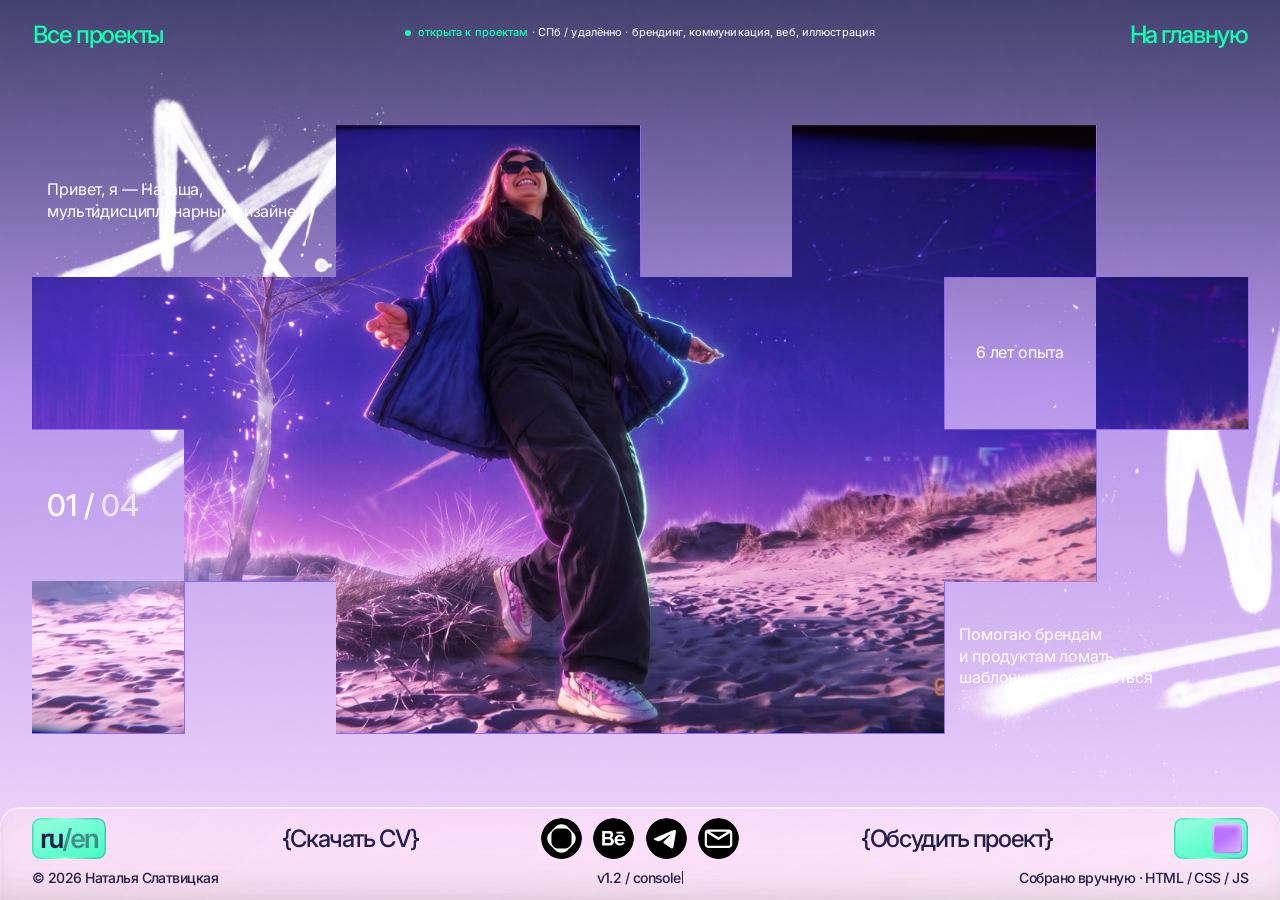
<file: about.html>
<!DOCTYPE html>
<html lang="ru" data-theme="light" class="is-about">
<head>
<meta charset="utf-8">
<meta name="viewport" content="width=device-width, initial-scale=1, viewport-fit=cover">
<title>Наталья Слатвицкая — графический и мультидисциплинарный дизайнер</title>
<meta name="description" content="Портфолио дизайнера Натальи Слатвицкой (6 лет опыта). Создаю брендинг, веб-дизайн, презентации, векторную графику и иллюстрации для бизнеса и продуктов.">
<meta name="theme-color" content="#B98FEB">
<link rel="icon" href="assets/img/favicon.ico" sizes="any">
<link rel="icon" type="image/png" sizes="256x256" href="assets/img/favicon.png">
<link rel="preconnect" href="https://fonts.googleapis.com">
<link rel="preconnect" href="https://fonts.gstatic.com" crossorigin>
<link rel="preload" as="style" href="https://fonts.googleapis.com/css2?family=Inter:wght@400;500&family=JetBrains+Mono:wght@400;500&family=Silkscreen:wght@400;700&display=swap" onload="this.onload=null;this.rel='stylesheet'">
<noscript><link rel="stylesheet" href="https://fonts.googleapis.com/css2?family=Inter:wght@400;500&family=JetBrains+Mono:wght@400;500&family=Silkscreen:wght@400;700&display=swap"></noscript>
<link rel="stylesheet" href="assets/css/tokens.css">
<link rel="stylesheet" href="assets/css/base.css">
<link rel="stylesheet" href="assets/css/layout.css">
<link rel="stylesheet" href="assets/css/components.css">
<link rel="stylesheet" href="assets/css/tune.css?v=4.5">
<link rel="stylesheet" href="assets/css/controls.css">
</head>
<body class="is-about">

<div class="fx fx--about" aria-hidden="true">
  <div class="fx__grad"></div>
</div>

<div class="page">

  <header class="topbar page__bar about__head">
    <div class="topbar__left">
      <a class="topbar__link" href="archive.html" data-i18n="archive.title">Все проекты</a>
    </div>
    <div class="topbar__center">
      <p class="topbar__status"><span class="topbar__status-dot" aria-hidden="true"></span><span class="topbar__status-hot" data-i18n="status.hot">открыта к проектам</span><span class="topbar__status-rest" data-i18n="status.rest"> · СПб / удалённо · брендинг, коммуникация, веб, иллюстрация</span></p>
    </div>
    <div class="topbar__right">
      <a class="topbar__link" href="index.html" data-i18n="archive.back">На главную</a>
    </div>
  </header>

  <main class="about">
    <div class="pxf" id="pxFig"><div class="pxf__stage"></div></div>

  </main>

  <!-- BACKUP OLD FOOTER: футер до перестройки. Для отката удалить новый футер
       (class footbar, модификатор v2) и раскомментировать этот блок.
       Вложенные HTML-комментарии заменены на квадратные скобки.
  <footer class="footbar">
    <div class="footbar__main">

      [═══ КОЛОНКА 1: язык · брендинг · коммуникация ═══]
      <div class="footcol footcol--1">

                  <div class="switcher" role="group" data-i18n-attr="aria-label:foot.lang">
                    <button class="lang__btn is-active" type="button" data-lang="ru"
                            aria-pressed="true" aria-label="Русский"></button>
                    <button class="lang__btn" type="button" data-lang="en"
                            aria-pressed="false" aria-label="English"></button>
                  </div>

                                  <button class="tag" type="button" data-tag-filter="branding" data-i18n="tag.branding">{брендинг}</button>
                  <button class="tag" type="button" data-tag-filter="comm" data-i18n="tag.comm">{коммуникация}</button>

      </div>

      [═══ КОЛОНКА 2: соцкнопки ═══]
      <div class="footcol footcol--2">


            <a class="social" href="#" data-contact="cv" target="_blank" rel="noopener"
               data-i18n-attr="aria-label:foot.cv" aria-label="CV">
              <span class="pixel" aria-hidden="true">CV</span>
              <span class="social__tip" data-i18n="foot.cv">CV</span>
            </a>
            <a class="social" href="#" data-contact="dprofile" target="_blank" rel="noopener"
               data-i18n-attr="aria-label:foot.dprofile" aria-label="Dprofile">
              <svg viewBox="0 0 24 24" fill="none" aria-hidden="true">
                <circle cx="12" cy="12" r="9" stroke="currentColor" stroke-width="2.2"/>
              </svg>
              <span class="social__tip" data-i18n="foot.dprofile">Dprofile</span>
            </a>
            <a class="social" href="#" data-contact="behance" target="_blank" rel="noopener"
               data-i18n-attr="aria-label:foot.behance" aria-label="Behance">
              <span class="pixel pixel--be" aria-hidden="true">Be</span>
              <span class="social__tip" data-i18n="foot.behance">Behance</span>
            </a>
            <a class="social" href="#" data-contact="telegram" target="_blank" rel="noopener"
               data-i18n-attr="aria-label:foot.telegram" aria-label="Telegram">
              <svg viewBox="0 0 24 24" fill="none" aria-hidden="true">
                <path d="M21 4L2.5 11.2l5.1 1.7L19 6.4 9.4 14.2l-.4 4.6 3-3.2 4.2 3.1L21 4Z"
                      fill="currentColor"/>
              </svg>
              <span class="social__tip" data-i18n="foot.telegram">Telegram</span>
            </a>
            <a class="social" href="#" data-contact="email"
               data-i18n-attr="aria-label:foot.email" aria-label="E-mail">
              <svg viewBox="0 0 24 24" fill="none" aria-hidden="true">
                <rect x="2.5" y="5.5" width="19" height="13" rx="1.8" stroke="currentColor" stroke-width="1.9"/>
                <path d="M3.5 6.8L12 12.6l8.5-5.8" stroke="currentColor" stroke-width="1.9"/>
              </svg>
              <span class="social__tip" data-i18n="foot.email">E-mail</span>
            </a>
      </div>

      [═══ КОЛОНКА 3: веб-дизайн · иллюстрация · тумблер ═══]
      <div class="footcol footcol--3">

                                  <button class="tag" type="button" data-tag-filter="web" data-i18n="tag.web">{веб-дизайн}</button>
                  <button class="tag" type="button" data-tag-filter="illustration" data-i18n="tag.illu">{иллюстрация}</button>

                  <button class="themetoggle" type="button" data-theme-toggle aria-pressed="false" title="Сменить тему">
                    <span class="themetoggle__knob"></span>
                  </button>

      </div>

    </div>

    <div class="footbar__legal">
      <span data-i18n="foot.rights">© 2026 Наталья Слатвицкая</span>
      <span data-i18n="foot.built">Собрано вручную · HTML / CSS / JS</span>
      <button class="footbar__easter mono" type="button" data-open-terminal data-i18n="foot.console">v1.2 / console</button>
    </div>
  </footer>
  -->
  <footer class="footbar footbar--v2">
    <div class="footbar__main">
      <div class="footbar__side footbar__side--start">
        <div class="switcher" role="group" data-i18n-attr="aria-label:foot.lang">
          <button class="lang__btn is-active" type="button" data-lang="ru"
                  aria-pressed="true" aria-label="Русский"></button>
          <button class="lang__btn" type="button" data-lang="en"
                  aria-pressed="false" aria-label="English"></button>
        </div>
        <a class="fbtn fbtn--cv" href="#" data-contact="cv" target="_blank" rel="noopener"
           data-i18n="foot.cv.btn">{Скачать CV}</a>
      </div>

      <div class="footbar__cluster" role="group" data-i18n-attr="aria-label:foot.links" aria-label="Контакты">
        <a class="social" href="#" data-contact="dprofile" target="_blank" rel="noopener"
           data-i18n-attr="aria-label:foot.dprofile" aria-label="Dprofile">
          <span class="social__tip" data-i18n="foot.dprofile">Dprofile</span>
        </a>
        <a class="social" href="#" data-contact="behance" target="_blank" rel="noopener"
           data-i18n-attr="aria-label:foot.behance" aria-label="Behance">
          <span class="social__tip" data-i18n="foot.behance">Behance</span>
        </a>
        <a class="social" href="#" data-contact="telegram" target="_blank" rel="noopener"
           data-i18n-attr="aria-label:foot.telegram" aria-label="Telegram">
          <span class="social__tip" data-i18n="foot.telegram">Telegram</span>
        </a>
        <button class="social social--mail" type="button" data-copy-email
                data-i18n-attr="aria-label:foot.email" aria-label="E-mail">
          <span class="social__tip" data-i18n="foot.email">E-mail</span>
        </button>
      </div>

      <div class="footbar__side footbar__side--end">
        <a class="fbtn fbtn--discuss" href="#" data-discuss data-i18n="foot.discuss">{Обсудить проект}</a>
        <button class="themetoggle" type="button" data-theme-toggle aria-pressed="false" title="Сменить тему">
          <span class="themetoggle__knob"></span>
        </button>
      </div>
    </div>

    <div class="footbar__legal">
      <span data-i18n="foot.rights">© 2026 Наталья Слатвицкая</span>
      <button class="footbar__easter mono" type="button" data-open-terminal data-i18n="foot.console">v1.2 / console</button>
      <span data-i18n="foot.built">Собрано вручную · HTML / CSS / JS</span>
    </div>
  </footer>
</div>

<div class="terminal" id="terminal" role="dialog" aria-modal="true" aria-hidden="true" aria-label="Терминал">
  <div class="terminal__box">
    <div class="terminal__bar">
      <span data-i18n="term.title">nnz://terminal</span>
      <button class="wbtn wbtn--close" type="button" id="termClose" aria-label="Закрыть">×</button>
    </div>
    <div class="terminal__out" id="termOut"></div>
    <div class="terminal__in">
      <span class="terminal__prompt">nnz:~$</span>
      <input class="terminal__field" id="termField" type="text" autocomplete="off" spellcheck="false" aria-label="Команда">
    </div>
  </div>
</div>

<script src="assets/js/data.js?v=3.5" defer></script>
<script src="assets/js/i18n.js?v=3.9"></script>
<script src="assets/js/app.js?v=3.9" defer></script>
<script>
(function pixelFigure() {
  const COLS = 8;
  const ROWS = 4;
  const POOL = 24;
  const HOLD = 5000;
  const CASCADE = 100;
  const CENTER_C = (COLS - 1) / 2;
  const CENTER_R = (ROWS - 1) / 2;

  const root = document.getElementById('pxFig');
  if (!root) return;
  const stage = root.querySelector('.pxf__stage');

  const fig = (rows, fill) => rows.flatMap((line, r) =>
    [...line].flatMap((ch, c) => (ch === '■' ? [[c, r, fill]] : [])));
  const T = (c, r, w, h, kind, tone, ru, en, center) => ({ c, r, w, h, kind, tone, ru, en, center: !!center });

  const states = [
    {
      id: 'intro', num: '01',
      cells: fig([
        '··■■·■■·',
        '■■■■■■·■',
        '·■■■■■■·',
        '■·■■■■··',
      ], 'photo'),
      texts: [
        T(0, 0, 2, 1, 'body', 'light', 'Привет, я — Наташа, мультидисциплинарный дизайнер', 'Hi, I’m Natasha, a multidisciplinary designer'),
        T(6, 1, 1, 1, 'body', 'light', '6 лет опыта', '6 years of experience', true),
        T(0, 2, 1, 1, 'count', 'soft', '01 / 04', '01 / 04'),
        T(6, 3, 2, 1, 'body', 'light', 'Помогаю брендам\nи продуктам ломать\nшаблоны и запоминаться', 'I help brands and products break templates and be remembered'),
      ],
    },
    {
      id: 'focus', num: '02',
      cells: fig([
        '■··■■·■■',
        '■■■■■■·■',
        '■■■■■■■■',
        '■■■···■·',
      ], 'purple'),
      texts: [
        T(1, 0, 2, 1, 'body', 'light', 'Мультидисциплинарный дизайнер', 'Multidisciplinary designer'),
        T(5, 0, 1, 1, 'body', 'light', '6 лет опыта', '6 years of experience'),
        T(1, 1, 5, 2, 'title', 'dark', 'Фокус', 'Focus'),
        T(6, 1, 1, 1, 'count', 'soft', '02 / 04', '02 / 04'),
        T(3, 3, 3, 1, 'body', 'light', 'Проектирую визуальные\nсистемы: от айдентики\nи гайдлайнов до иллюстраций\nи веб-интерфейсов', 'I design visual systems: from identity and guidelines to illustrations and web interfaces'),
      ],
    },
    {
      id: 'dimensions', num: '03',
      cells: fig([
        '■■····■·',
        '■■■■■■■■',
        '■■■■·■■■',
        '■···■■■■',
      ], 'dark'),
      texts: [
        T(2, 0, 4, 1, 'body', 'light', 'Системный подход к бренду', 'Systemic approach to the brand'),
        T(7, 0, 1, 1, 'count', 'soft', '03 / 04', '03 / 04'),
        T(1, 1, 7, 2, 'title', 'light', '4 измерения', '4 dimensions'),
        T(1, 3, 3, 1, 'body', 'light', 'Работаю в четырёх измерениях\nбренда — даю продукту пользу,\nголос, характер и смысл', 'I work across four dimensions of a brand — giving the product utility, voice, character and meaning'),
      ],
    },
    {
      id: 'meaning', num: '04',
      cells: fig([
        '·■···■·■',
        '·■■■■■■·',
        '■■■■■■■■',
        '··■··■■·',
      ], 'green'),
      texts: [
        T(2, 0, 3, 1, 'body', 'light', 'Соединяю системную логику с живой графикой, превращая смыслы в дизайн, который считывается с первого взгляда', 'I connect systemic logic with living graphics, turning meanings into design that reads at first glance'),
        T(7, 1, 1, 1, 'count', 'soft', '04 / 04', '04 / 04'),
        T(1, 2, 7, 1, 'title', 'dark', 'Смысл и форма', 'Meaning & form'),
        T(3, 3, 2, 1, 'body', 'light', 'Дизайн, который звучит громко', 'Design that speaks loudly'),
      ],
    },
  ];

  const tiles = [];
  for (let i = 0; i < POOL; i++) {
    const el = document.createElement('span');
    el.className = 'pxf__px';
    const photo = document.createElement('span');
    photo.className = 'tile-photo';
    const clip = document.createElement('div');
    clip.className = 'tile-title-clip';
    const p = document.createElement('p');
    const ru = document.createElement('span');
    ru.className = 't-ru';
    const en = document.createElement('span');
    en.className = 't-en';
    p.append(ru, en);
    clip.append(p);
    el.append(photo, clip);
    stage.append(el);
    tiles.push({ el, clip, ru, en, c: CENTER_C, r: CENTER_R, s: 0.2, fill: 'dark' });
  }

  const texts = [];
  states.forEach((st, si) => {
    st.texts.forEach((t) => {
      if (t.kind === 'title') {
        st.title = t;
        return;
      }
      const el = document.createElement('div');
      el.className = `pxf__tx pxf__tx--${t.kind} tone-${t.tone}${t.center ? ' is-center' : ''}`;
      el.style.setProperty('--c', t.c);
      el.style.setProperty('--r', t.r);
      el.style.setProperty('--w', t.w);
      el.style.setProperty('--h', t.h);
      const p = document.createElement('p');
      const ru = document.createElement('span');
      ru.className = 't-ru';
      const en = document.createElement('span');
      en.className = 't-en';
      if (t.kind === 'count') {
        const fmt = (s) => s.replace(/^(\d\d \/)/, '<span class="pxf__cur">$1</span>');
        ru.innerHTML = fmt(t.ru);
        en.innerHTML = fmt(t.en);
      } else {
        ru.textContent = t.ru;
        en.textContent = t.en;
      }
      p.append(ru, en);
      el.append(p);
      stage.append(el);
      texts.push({ el, si });
    });
  });

  let cell = 1;
  function size() {
    const cs = getComputedStyle(root);
    const w = root.clientWidth - parseFloat(cs.paddingLeft) - parseFloat(cs.paddingRight);
    const h = root.clientHeight;
    const gap = Math.min(48, Math.max(12, h * 0.06));
    cell = Math.max(8, Math.floor(Math.min(w / COLS, (h - 2 * gap) / ROWS)));
    root.style.setProperty('--cell', `${cell}px`);
  }

  function assign(cells) {
    const free = tiles.slice();
    const targets = new Map();
    cells.forEach(([c, r, fill]) => {
      let best = null;
      let cost = Infinity;
      free.forEach((t) => {
        const d = Math.abs(t.c - c) + Math.abs(t.r - r) + (t.fill === fill ? 0 : 2);
        if (d < cost) { cost = d; best = t; }
      });
      free.splice(free.indexOf(best), 1);
      targets.set(best, { c, r, fill, on: true });
    });
    const hubC = cells.reduce((s, [c]) => s + c, 0) / cells.length;
    const hubR = cells.reduce((s, [, r]) => s + r, 0) / cells.length;
    free.forEach((t) => targets.set(t, { c: hubC, r: hubR, fill: t.fill, on: false }));
    return targets;
  }

  const distFromCenter = (g) => Math.hypot(g.c - CENTER_C, g.r - CENTER_R);

  function show(i) {
    const st = states[i];
    root.dataset.state = st.id;
    const plan = assign(st.cells);
    [...plan.entries()]
      .sort((a, b) => distFromCenter(a[1]) - distFromCenter(b[1]))
      .forEach(([t, g], k) => {
        const from = { c: t.c, r: t.r, s: t.s };
        const to = { c: g.c, r: g.r, s: g.on ? 1 : 0.2 };
        t.c = g.c;
        t.r = g.r;
        t.s = to.s;
        t.fill = g.fill;
        t.el.style.setProperty('--c', g.c);
        t.el.style.setProperty('--r', g.r);
        if (g.on && st.id === 'intro') {
          t.el.style.setProperty('--bx', g.c);
          t.el.style.setProperty('--by', g.r);
        }
        t.el.style.setProperty('--s', to.s);
        const delay = Math.round((k * CASCADE) / (POOL - 1));
        t.el.style.setProperty('--d', `${delay}ms`);
        animateClip(t, from, to, delay);
        t.el.classList.toggle('is-on', g.on);
        t.el.classList.toggle('show-photo', g.on && st.id === 'intro');
        t.el.dataset.fill = g.fill;
        const title = g.on ? st.title : null;
        t.clip.className = title ? `tile-title-clip tone-${title.tone}` : 'tile-title-clip';
        t.ru.textContent = title ? title.ru : '';
        t.en.textContent = title ? title.en : '';
      });
    texts.forEach(({ el, si }) => el.classList.toggle('is-on', si === i));
  }

  const bezier = (x1, y1, x2, y2) => (x) => {
    const cx = 3 * x1, bx = 3 * (x2 - x1) - cx, ax = 1 - cx - bx;
    const cy = 3 * y1, by = 3 * (y2 - y1) - cy, ay = 1 - cy - by;
    let lo = 0, hi = 1, u = x;
    for (let i = 0; i < 40; i++) {
      const xu = ((ax * u + bx) * u + cx) * u;
      if (Math.abs(xu - x) < 1e-6) break;
      if (xu < x) lo = u; else hi = u;
      u = (lo + hi) / 2;
    }
    return ((ay * u + by) * u + cy) * u;
  };
  const EASE = bezier(0.65, 0, 0.35, 1);
  const FRAMES = 48;

  const clipOf = (c, r, s) => {
    const ox = c + (1 - s) / 2;
    const oy = r + (1 - s) / 2;
    return { tx: (COLS / 2 - ox) / s - COLS / 2, ty: (ROWS / 2 - oy) / s - ROWS / 2, k: 1 / s };
  };

  const animateClip = (t, from, to, delay) => {
    const end = clipOf(to.c, to.r, to.s);
    t.clip.style.setProperty('--tx', end.tx.toFixed(4));
    t.clip.style.setProperty('--ty', end.ty.toFixed(4));
    t.clip.style.setProperty('--k', end.k.toFixed(4));
    t.clip.getAnimations().forEach((a) => a.cancel());
    const keys = [];
    for (let i = 0; i <= FRAMES; i++) {
      const e = EASE(i / FRAMES);
      const q = clipOf(
        from.c + (to.c - from.c) * e,
        from.r + (to.r - from.r) * e,
        from.s + (to.s - from.s) * e,
      );
      keys.push({
        offset: i / FRAMES,
        transform: `translate(${(q.tx * cell).toFixed(2)}px, ${(q.ty * cell).toFixed(2)}px) scale(${q.k.toFixed(4)})`,
      });
    }
    t.clip.animate(keys, { duration: 900, delay, easing: 'linear', fill: 'backwards' });
  };

  let index = -1;
  const next = () => {
    index = (index + 1) % states.length;
    show(index);
  };

  let frame = 0;
  window.addEventListener('resize', () => {
    cancelAnimationFrame(frame);
    frame = requestAnimationFrame(size);
  });
  size();
  void root.offsetWidth;
  next();

  let timer = 0;
  let inView = false;
  const syncTimer = () => {
    clearInterval(timer);
    timer = !document.hidden && inView ? setInterval(next, HOLD) : 0;
  };
  document.addEventListener('visibilitychange', syncTimer);
  new IntersectionObserver((entries) => {
    inView = entries[0].isIntersecting;
    syncTimer();
  }).observe(root);
})();
</script>
</body>
</html>
</file>
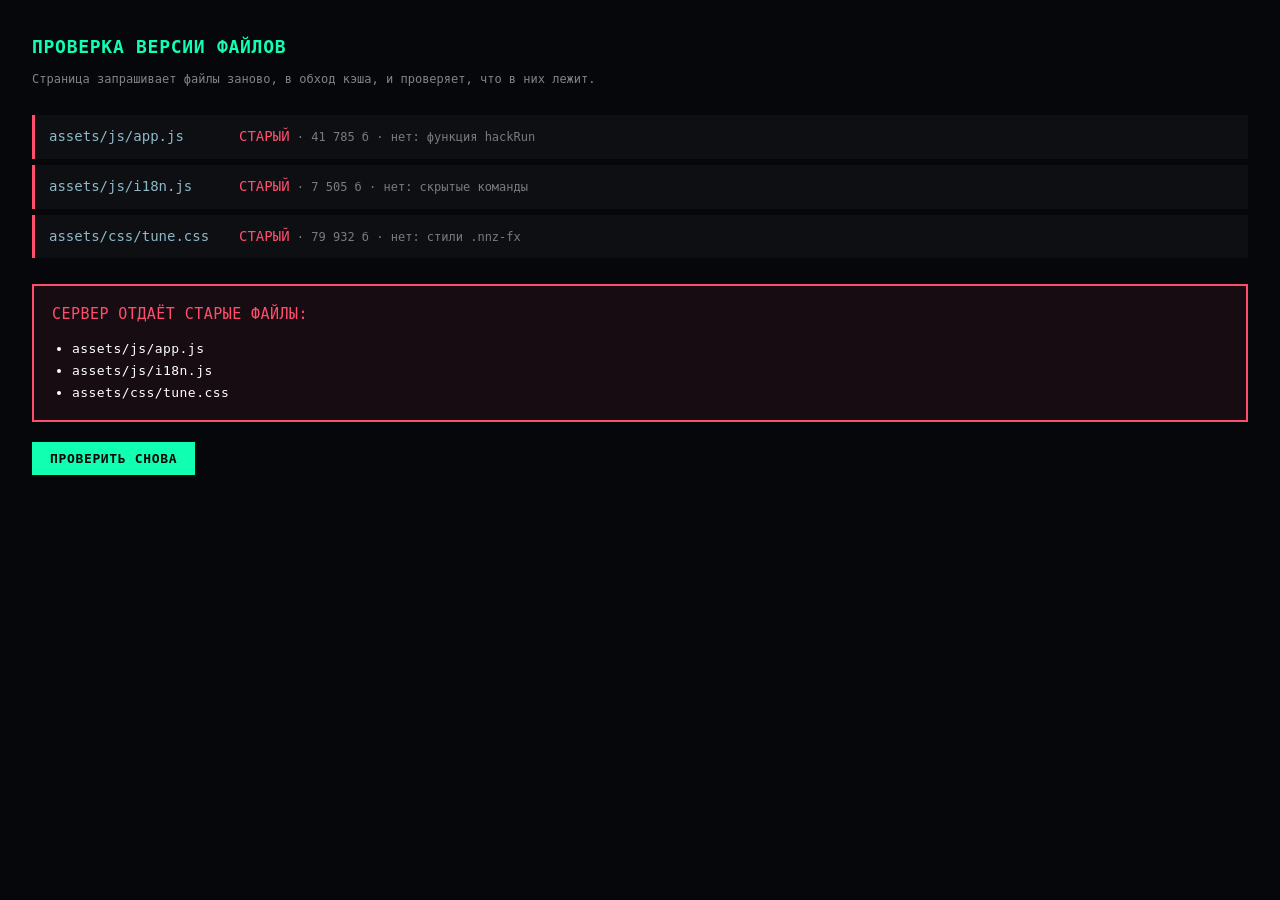
<file: version-check.html>
<!DOCTYPE html>
<html lang="ru">
<head>
<meta charset="UTF-8">
<meta name="viewport" content="width=device-width, initial-scale=1">
<title>Проверка версии файлов</title>
<style>
  body {
    margin: 0; padding: 32px;
    background: #05070A; color: #C9FFE9;
    font-family: ui-monospace, Menlo, monospace;
    font-size: 14px; line-height: 1.7;
  }
  h1 { font-size: 18px; letter-spacing: .04em; color: #11FFB0; margin: 0 0 6px; }
  p.sub { color: rgba(255,255,255,.5); margin: 0 0 26px; font-size: 12px; }
  .row {
    display: grid; grid-template-columns: 180px 1fr; gap: 10px;
    padding: 10px 14px; border-left: 3px solid #22303a;
    margin-bottom: 6px; background: rgba(255,255,255,.03);
  }
  .row.ok   { border-left-color: #11FFB0; }
  .row.bad  { border-left-color: #FF4D6D; }
  .name { color: #8fb8c9; }
  .ok-t  { color: #11FFB0; }
  .bad-t { color: #FF4D6D; }
  .meta { color: rgba(255,255,255,.45); font-size: 12px; }
  #verdict {
    margin-top: 26px; padding: 16px 18px; border: 2px solid;
    font-size: 15px; letter-spacing: .03em;
  }
  #verdict.good { border-color: #11FFB0; color: #11FFB0; background: rgba(17,255,176,.07); }
  #verdict.bad  { border-color: #FF4D6D; color: #FF4D6D; background: rgba(255,77,109,.07); }
  #verdict ul { margin: 10px 0 0; padding-left: 20px; color: #fff; font-size: 13px; }
  button {
    margin-top: 20px; padding: 9px 18px; cursor: pointer;
    background: #11FFB0; color: #05070A; border: 0;
    font-family: inherit; font-size: 13px; font-weight: 700;
    letter-spacing: .05em; text-transform: uppercase;
  }
</style>
</head>
<body>

<h1>ПРОВЕРКА ВЕРСИИ ФАЙЛОВ</h1>
<p class="sub">Страница запрашивает файлы заново, в обход кэша, и проверяет, что в них лежит.</p>

<div id="out"></div>
<div id="verdict"></div>

<button onclick="run()">Проверить снова</button>

<script>
const CHECKS = [
  {
    file: 'assets/js/app.js',
    marker: 'v1.2',
    label: 'v1.2 · modes',
    size: '~30 849 б'
  },
  {
    file: 'assets/js/app.js',
    marker: 'function hackRun',
    label: 'функция hackRun',
    size: null
  },
  {
    file: 'assets/js/i18n.js',
    marker: 'Скрытые: hack_nat',
    label: 'скрытые команды',
    size: '~6 253 б'
  },
  {
    file: 'assets/css/tune.css',
    marker: '.nnz-fx',
    label: 'стили .nnz-fx',
    size: '~34 702 б'
  },
  {
    file: 'assets/css/tune.css',
    marker: '@keyframes nnzFall',
    label: 'анимация падения',
    size: null
  }
];

const cache = {};

async function get(url) {
  if (cache[url]) return cache[url];
  const res = await fetch(url + '?nocache=' + Date.now(), { cache: 'no-store' });
  const buf = await res.arrayBuffer();
  cache[url] = {
    ok: res.ok,
    status: res.status,
    size: buf.byteLength,
    text: new TextDecoder().decode(buf)
  };
  return cache[url];
}

async function run() {
  const out = document.getElementById('out');
  const verdict = document.getElementById('verdict');
  out.innerHTML = '';
  verdict.className = '';
  verdict.textContent = 'Проверяю…';

  const results = [];

  for (const c of CHECKS) {
    let r;
    try {
      r = await get(c.file);
    } catch (e) {
      results.push({ ...c, pass: false, note: 'не загрузился' });
      continue;
    }
    const pass = r.ok && r.text.includes(c.marker);
    results.push({ ...c, pass, size: r.size, note: pass ? 'найдено' : 'НЕ найдено' });
  }

  // группируем по файлу — показываем одну строку на файл
  const byFile = {};
  for (const r of results) {
    if (!byFile[r.file]) byFile[r.file] = { size: null, all: true, missing: [] };
    byFile[r.file].size = r.size;
    if (!r.pass) { byFile[r.file].all = false; byFile[r.file].missing.push(r.label); }
  }

  out.innerHTML = Object.entries(byFile).map(([file, info]) => {
    const cls = info.all ? 'ok' : 'bad';
    const word = info.all
      ? '<span class="ok-t">АКТУАЛЬНЫЙ</span>'
      : '<span class="bad-t">СТАРЫЙ</span>';
    const extra = info.all ? 'все признаки на месте' : 'нет: ' + info.missing.join(', ');
    const size = info.size != null ? ' · ' + info.size.toLocaleString('ru-RU') + ' б' : '';
    return '<div class="row ' + cls + '">' +
             '<span class="name">' + file + '</span>' +
             '<span>' + word + '<span class="meta">' + size + ' · ' + extra + '</span></span>' +
           '</div>';
  }).join('');

  const broken = Object.entries(byFile).filter(([, i]) => !i.all);

  if (!broken.length) {
    verdict.className = 'good';
    verdict.innerHTML = 'ВСЁ АКТУАЛЬНО — сервер отдаёт новые файлы';
  } else {
    verdict.className = 'bad';
    verdict.innerHTML = 'СЕРВЕР ОТДАЁТ СТАРЫЕ ФАЙЛЫ:' +
      '<ul>' + broken.map(([f]) => '<li>' + f + '</li>').join('') + '</ul>';
  }
}

run();
</script>
</body>
</html>
</file>
<file: assets/css/tokens.css>
/* =============================================================
   NNZ.STUDIO — DESIGN TOKENS
   Две темы через [data-theme]. Правь здесь — меняется весь сайт.
   light = «цветной» (основная), dark = «ночь»
   ============================================================= */

:root {
  /* ---------- ШРИФТЫ ---------- */
  --font-display: "Unbounded", "Actay", system-ui, sans-serif;
  --font-head:    "Inter Tight", "Inter", system-ui, sans-serif;
  --font-body:    "Inter", system-ui, -apple-system, sans-serif;
  --font-mono:    "JetBrains Mono", ui-monospace, Menlo, monospace;
  --font-pixel:   "Silkscreen", "JetBrains Mono", monospace;

  --tracking-display: -0.045em;
  --tracking-head:    -0.025em;
  --tracking-mono:     0.06em;

  /* ---------- ТИПОГРАФИКА (fluid) ---------- */
  --fs-nav:    clamp(0.86rem, 1.15vw, 1.15rem);
  --fs-title:  clamp(0.95rem, 1.35vw, 1.4rem);
  --fs-sub:    clamp(0.66rem, 0.85vw, 0.9rem);
  --fs-label:  clamp(8px, 0.72vw, 12px);
  --fs-body:   clamp(0.85rem, 1vw, 1rem);
  --fs-mono:   clamp(0.6rem, 0.7vw, 0.72rem);

  /* ---------- ГЕОМЕТРИЯ ---------- */
  --pad-x:      clamp(14px, 2.4vw, 34px);
  --topbar-h:   clamp(58px, 8vh, 92px);
  --footbar-h:  clamp(74px, 16vh, 168px);
  --gap:        clamp(8px, 1vw, 16px);
  --maxw:       1920px;

  /* ---------- РАЗМЕРЫ ---------- */
  --card-w:  clamp(84px, 7.4vw, 142px);
  --card-h:  clamp(92px, 8.1vw, 154px);
  --radius:    2px;
  --radius-pill: 100px;
  --bw:        1px;

  /* ---------- ДВИЖЕНИЕ ---------- */
  --ease:      cubic-bezier(0.2, 0.8, 0.2, 1);
  --ease-out:  cubic-bezier(0.16, 1, 0.3, 1);
  --dur-fast:  130ms;
  --dur:       240ms;
  --dur-slow:  420ms;

  /* ---------- СЛОИ ---------- */
  --z-bg:      0;
  --z-phone:   2;
  --z-card:    4;
  --z-ui:     20;
  --z-modal: 100;
  --z-term:  120;
}

/* =============================================================
   ТЕМА 1 — «ЦВЕТНОЙ» (light, основная)
   Глубокий сине-фиолетовый верх → лаванда → светло-розовый низ.
   ============================================================= */
:root,
[data-theme="light"] {
  color-scheme: light;

  --bg-base:     #B98FEB;
  --bg-glow-1:   #FBE8F8;
  --bg-glow-2:   #E0C0F0;
  --bg-deep:     #252557;

  --ink:         #2B295D;
  --ink-2:       #4A4680;
  --ink-dim:     #6E68A8;
  --ink-on-dark: #FFFFFF;

  --accent:      #3CFEC1;
  --accent-2:    #20F0B0;
  --accent-deep: #0E9E77;
  --violet:      #BA71FF;
  --violet-deep: #7A3FD0;

  --card-panel:  #242424;
  --card-ink:    #FFFFFF;
  --card-empty:  #FFFFFF;

  --line:        rgba(43, 41, 93, 0.18);
  --line-2:      rgba(43, 41, 93, 0.34);
  --line-hot:    rgba(186, 113, 255, 0.75);

  --panel-glass: rgba(255, 255, 255, 0.62);
  --panel-solid: #F9F6F6;
  --panel-line:  rgba(43, 41, 93, 0.10);

  --social-bg:   #000000;
  --social-ink:  #FFFFFF;

  --screen-bg:   #3CFEC1;
  --screen-ink:  #052B1E;

  --halo:        rgba(255, 255, 255, 0.55);
  --ghost-ink:   rgba(255, 255, 255, 0.72);

  --sh:          4px 4px 0 0 rgba(43, 41, 93, 0.55);
  --sh-sm:       2px 2px 0 0 rgba(43, 41, 93, 0.45);
}

/* =============================================================
   ТЕМА 2 — «НОЧЬ» (dark)
   Чёрный фон, тот же зелёный неон, фиолетовые акценты.
   ============================================================= */
[data-theme="dark"] {
  color-scheme: dark;

  --bg-base:     #050505;
  --bg-glow-1:   #1A1A1A;
  --bg-glow-2:   #121212;
  --bg-deep:     #000000;

  --ink:         #E8E2FF;
  --ink-2:       #B9B0DA;
  --ink-dim:     #7C7498;
  --ink-on-dark: #FFFFFF;

  --accent:      #3CFEC1;
  --accent-2:    #00E5A0;
  --accent-deep: #0B7D5E;
  --violet:      #BA71FF;
  --violet-deep: #8A4BD8;

  --card-panel:  #242424;
  --card-ink:    #FFFFFF;
  --card-empty:  #FFFFFF;

  --line:        rgba(232, 226, 255, 0.14);
  --line-2:      rgba(232, 226, 255, 0.28);
  --line-hot:    rgba(186, 113, 255, 0.8);

  --panel-glass: rgba(255, 255, 255, 0.06);
  --panel-solid: #0E0E10;
  --panel-line:  rgba(232, 226, 255, 0.10);

  --social-bg:   #000000;
  --social-ink:  #FFFFFF;

  --screen-bg:   #3CFEC1;
  --screen-ink:  #052B1E;

  --halo:        rgba(255, 255, 255, 0.10);
  --ghost-ink:   rgba(255, 255, 255, 0.16);

  --sh:          4px 4px 0 0 rgba(186, 113, 255, 0.55);
  --sh-sm:       2px 2px 0 0 rgba(186, 113, 255, 0.45);
}
</file>
<file: assets/css/base.css>
/* =============================================================
   BASE — reset, типографика, фоновые слои
   ============================================================= */

*, *::before, *::after { box-sizing: border-box; }

html { -webkit-text-size-adjust: 100%; }
html.is-scroll-page { scroll-behavior: smooth; }

body {
  margin: 0;
  background: var(--bg-base);
  color: var(--ink);
  font-family: var(--font-body);
  font-size: var(--fs-body);
  line-height: 1.5;
  -webkit-font-smoothing: antialiased;
  -moz-osx-font-smoothing: grayscale;
  overflow-x: hidden;
  transition: background-color var(--dur-slow) var(--ease),
              color var(--dur-slow) var(--ease);
}

body.is-locked { overflow: hidden; }

img, svg, picture { display: block; max-width: 100%; height: auto; }
a { color: inherit; text-decoration: none; }
button { font: inherit; color: inherit; background: none; border: 0; cursor: pointer; }
ul, ol { margin: 0; padding: 0; list-style: none; }
h1, h2, h3, h4, p, figure, dl, dd { margin: 0; }

::selection { background: var(--accent); color: var(--screen-ink); }
:focus-visible { outline: 2px solid var(--violet); outline-offset: 3px; }

/* =============================================================
   ФОН: градиент + ореол + плёночное зерно
   ============================================================= */
.fx {
  position: fixed; inset: 0;
  pointer-events: none;
  z-index: var(--z-bg);
}

/* основной градиент: тёмный верх → лаванда → светлый низ */
.fx__grad {
  position: absolute; inset: 0;
  background:
    radial-gradient(115% 92% at 50% 104%,
      var(--bg-glow-1) 0%,
      var(--bg-glow-2) 26%,
      var(--bg-base) 52%,
      color-mix(in srgb, var(--bg-deep) 62%, var(--bg-base)) 78%,
      var(--bg-deep) 100%);
  transition: background var(--dur-slow) var(--ease);
}

/* ореол вокруг телефона */
.fx__halo {
  position: absolute;
  top: 46%; left: 50%;
  width: min(1180px, 118vw);
  height: min(1180px, 118vh);
  transform: translate(-50%, -50%);
  border-radius: 50%;
  background: radial-gradient(circle,
    var(--halo) 0%,
    color-mix(in srgb, var(--halo) 45%, transparent) 38%,
    transparent 68%);
  filter: blur(38px);
  transition: background var(--dur-slow) var(--ease);
}

/* мягкое свечение по краям */
.fx__edge {
  position: absolute; inset: 0;
  background:
    radial-gradient(80% 55% at 50% 0%, transparent 40%, rgba(0,0,0,0.22) 100%),
    radial-gradient(60% 40% at 50% 100%, transparent 50%, color-mix(in srgb, var(--bg-glow-1) 55%, transparent) 100%);
  opacity: 0.85;
}

/* зерно — SVG-шум, всегда поверх фона, но под контентом */
.fx__grain {
  position: absolute; inset: 0;
  opacity: 0.16;
  mix-blend-mode: overlay;
  background-image: url("data:image/svg+xml,%3Csvg viewBox='0 0 240 240' xmlns='http://www.w3.org/2000/svg'%3E%3Cfilter id='n'%3E%3CfeTurbulence type='fractalNoise' baseFrequency='0.85' numOctaves='3' stitchTiles='stitch'/%3E%3C/filter%3E%3Crect width='100%25' height='100%25' filter='url(%23n)'/%3E%3C/svg%3E");
}

/* =============================================================
   ТИПОГРАФИКА
   ============================================================= */
.display {
  font-family: var(--font-display);
  font-weight: 700;
  letter-spacing: var(--tracking-display);
  line-height: 1;
}

.head {
  font-family: var(--font-display);
  font-weight: 600;
  letter-spacing: var(--tracking-head);
  line-height: 1.05;
}

.mono {
  font-family: var(--font-mono);
  font-size: var(--fs-mono);
  letter-spacing: var(--tracking-mono);
  color: var(--ink-dim);
}

.pixel {
  font-family: var(--font-pixel);
  letter-spacing: 0.02em;
}

/* =============================================================
   КНОПКИ-ПИЛЮЛИ
   ============================================================= */
.pill {
  display: inline-flex;
  align-items: center;
  justify-content: center;
  gap: 6px;
  padding: 0.4em 0.85em;
  border-radius: var(--radius-pill);
  font-family: var(--font-mono);
  font-size: var(--fs-mono);
  letter-spacing: 0.08em;
  text-transform: uppercase;
  white-space: nowrap;
  transition: transform var(--dur-fast) var(--ease),
              background var(--dur-fast) var(--ease),
              color var(--dur-fast) var(--ease),
              border-color var(--dur-fast) var(--ease);
}

.pill--accent {
  background: var(--accent);
  color: var(--screen-ink);
  border: 1px solid var(--accent);
  font-weight: 700;
}
.pill--accent:hover {
  background: var(--violet);
  border-color: var(--violet);
  color: #fff;
  transform: translate(-2px, -2px);
}

.pill--ghost {
  border: 1px solid var(--line-2);
  color: var(--ink-2);
  background: transparent;
}
.pill--ghost:hover {
  background: var(--ink);
  color: var(--bg-glow-1);
  border-color: var(--ink);
  transform: translate(-2px, -2px);
}

/* =============================================================
   ПЕРЕКЛЮЧАТЕЛИ (язык / тема)
   ============================================================= */
.switcher {
  display: inline-flex;
  align-items: center;
  border: 1px solid var(--line-2);
  border-radius: var(--radius-pill);
  overflow: hidden;
  background: color-mix(in srgb, var(--panel-solid) 55%, transparent);
  backdrop-filter: blur(8px);
  -webkit-backdrop-filter: blur(8px);
}
.switcher__btn {
  padding: 0.4em 0.7em;
  font-family: var(--font-mono);
  font-size: var(--fs-mono);
  letter-spacing: 0.06em;
  color: var(--ink-dim);
  transition: background var(--dur-fast), color var(--dur-fast);
}
.switcher__btn.is-active {
  background: var(--accent);
  color: var(--screen-ink);
  font-weight: 700;
}
.switcher__btn:not(.is-active):hover { color: var(--ink); }

/* тумблер темы */
.themetoggle {
  position: relative;
  width: clamp(38px, 3.2vw, 52px);
  height: clamp(20px, 1.8vw, 28px);
  border-radius: var(--radius-pill);
  border: 1px solid var(--line-2);
  background: color-mix(in srgb, var(--panel-solid) 50%, transparent);
  backdrop-filter: blur(8px);
  -webkit-backdrop-filter: blur(8px);
  transition: background var(--dur), border-color var(--dur);
}
.themetoggle__knob {
  position: absolute;
  top: 50%; left: 3px;
  width: calc(50% - 3px);
  aspect-ratio: 1;
  border-radius: 50%;
  background: var(--violet);
  transform: translateY(-50%);
  transition: left var(--dur) var(--ease-out), background var(--dur) var(--ease);
}
[data-theme="dark"] .themetoggle__knob {
  left: calc(50%);
  background: var(--accent);
}

/* =============================================================
   УТИЛИТЫ
   ============================================================= */
.sr-only {
  position: absolute; width: 1px; height: 1px;
  padding: 0; margin: -1px; overflow: hidden;
  clip: rect(0 0 0 0); white-space: nowrap; border: 0;
}
.u-hide { display: none !important; }

@media (prefers-reduced-motion: reduce) {
  *, *::before, *::after {
    animation-duration: 0.001ms !important;
    animation-iteration-count: 1 !important;
    transition-duration: 0.001ms !important;
  }
  .fx__halo { filter: none; }
}
</file>
<file: assets/css/layout.css>
/* =============================================================
   LAYOUT — экранная сетка главной + страницы архива
   Главная: ровно 100dvh, без скролла (≥861px).
   ============================================================= */

/* ---------- ЭКРАН ---------- */
.screen {
  position: relative;
  z-index: 1;
  height: 100dvh;
  min-height: 560px;
  display: grid;
  grid-template-rows: var(--topbar-h) minmax(0, 1fr) var(--footbar-h);
  overflow: hidden;
}
@supports not (height: 100dvh) { .screen { height: 100vh; } }

/* =============================================================
   ВЕРХНЯЯ СТРОКА
   ============================================================= */
.topbar {
  position: relative;
  z-index: var(--z-ui);
  display: grid;
  grid-template-columns: 1fr auto 1fr;
  align-items: center;
  gap: clamp(8px, 1.4vw, 20px);
  padding-inline: var(--pad-x);
  padding-top: clamp(6px, 1.4vh, 16px);
}
.topbar__left  { justify-self: start; }
.topbar__right { justify-self: end; }

.topbar__link {
  font-family: var(--font-display);
  font-weight: 700;
  font-size: var(--fs-nav);
  letter-spacing: var(--tracking-display);
  color: var(--violet);
  transition: color var(--dur-fast), transform var(--dur-fast);
  display: inline-block;
}
.topbar__link:hover {
  color: var(--violet-deep);
  transform: translateY(-1px);
}

.topbar__center { text-align: center; }
.topbar__title {
  font-family: var(--font-display);
  font-weight: 700;
  font-size: var(--fs-title);
  letter-spacing: var(--tracking-display);
  line-height: 1.1;
  color: var(--accent-deep);
}
[data-theme="dark"] .topbar__title { color: var(--accent); }

.topbar__sub {
  font-family: var(--font-head);
  font-size: var(--fs-sub);
  color: var(--ink-2);
  margin-top: 2px;
  letter-spacing: 0;
}

.topbar__exp {
  font-family: var(--font-display);
  font-weight: 700;
  font-size: var(--fs-nav);
  letter-spacing: var(--tracking-display);
  color: var(--violet);
  transition: color var(--dur-fast), transform var(--dur-fast);
  display: inline-block;
}
.topbar__exp:hover { color: var(--violet-deep); transform: translateY(-1px); }

/* =============================================================
   СЦЕНА — 12 колонок, кольцо из 8 карточек
   ============================================================= */
.stage {
  position: relative;
  z-index: 1;
  min-height: 0;
  display: grid;
  grid-template-columns: repeat(12, minmax(0, 1fr));
  grid-template-rows: repeat(3, minmax(0, 1fr));
  gap: clamp(4px, 0.8vh, 12px) clamp(6px, 0.9vw, 14px);
  padding: clamp(4px, 1.2vh, 18px) var(--pad-x);
  align-items: center;
  justify-items: center;
}

/* --- карточки: позиции кольца ---
   Центр занимает колонки 4–9, карточки живут только в 1–3 и 10–12.
   Поэтому физически не могут наехать на телефон ни при какой ширине. */
.card:nth-of-type(1) { grid-column: 2;  grid-row: 1; }
.card:nth-of-type(2) { grid-column: 11; grid-row: 1; }
.card:nth-of-type(3) { grid-column: 1;  grid-row: 2; }
.card:nth-of-type(4) { grid-column: 3;  grid-row: 2; }
.card:nth-of-type(5) { grid-column: 10; grid-row: 2; }
.card:nth-of-type(6) { grid-column: 12; grid-row: 2; }
.card:nth-of-type(7) { grid-column: 2;  grid-row: 3; }
.card:nth-of-type(8) { grid-column: 11; grid-row: 3; }

/* микро-сдвиги: ощущение коллажа, не влияют на layout */
.card:nth-of-type(1) { --ox: -2px;  --oy: -6px; }
.card:nth-of-type(2) { --ox:  4px;  --oy:  8px; }
.card:nth-of-type(3) { --ox: -6px;  --oy:  2px; }
.card:nth-of-type(4) { --ox:  2px;  --oy: -4px; }
.card:nth-of-type(5) { --ox: -2px;  --oy:  6px; }
.card:nth-of-type(6) { --ox:  5px;  --oy: -2px; }
.card:nth-of-type(7) { --ox:  3px;  --oy:  4px; }
.card:nth-of-type(8) { --ox: -3px;  --oy: -5px; }

/* =============================================================
   ЦЕНТР: телефон + призрачный текст
   ============================================================= */
.stage__center {
  grid-column: 4 / 10;
  grid-row: 1 / 4;
  position: relative;
  align-self: stretch;
  justify-self: stretch;
  display: grid;
  place-items: center;
  min-height: 0;
  min-width: 0;
  pointer-events: none;
  z-index: var(--z-phone);
}
.stage__center > * { pointer-events: auto; }

/* призрачные слова: design / on */
.ghost {
  position: absolute;
  font-family: var(--font-display);
  font-weight: 700;
  letter-spacing: -0.05em;
  line-height: 1;
  color: var(--ghost-ink);
  filter: blur(11px);
  user-select: none;
  pointer-events: none;
  white-space: nowrap;
  z-index: -1;
}
.ghost--design {
  top: 26%;
  right: calc(100% - 14%);
  font-size: clamp(2.2rem, 7.6vw, 7.6rem);
}
.ghost--on {
  bottom: 22%;
  left: calc(100% - 16%);
  font-size: clamp(1.9rem, 6.2vw, 6.2rem);
}

/* телефон: слой картинки с анимацией парения */
.phone {
  position: relative;
  /* ширину задаёт колонка, высота следует из пропорции PNG — так телефон
     никогда не выходит за пределы своей ячейки и не задевает карточки */
  height: 100%;
  width: auto;
  aspect-ratio: 762 / 1000;
  max-width: 100%;
  max-height: 100%;
  display: grid;
  place-items: center;
  animation: float 7.5s ease-in-out infinite;
  will-change: transform;
}
@keyframes float {
  0%, 100% { transform: translateY(0); }
  50%      { transform: translateY(-1.4%); }
}

.phone__img {
  width: 100%;
  height: 100%;
  object-fit: contain;
  filter: drop-shadow(0 22px 44px rgba(0, 0, 0, 0.42));
  user-select: none;
  -webkit-user-drag: none;
}

/* экран внутри телефона — HTML поверх картинки */
.phone__screen {
  position: absolute;
  left: 25.70%;
  top: 23.80%;
  width: 37.19%;
  height: 18.78%;
  display: grid;
  place-items: center;
  overflow: hidden;
  border-radius: 1px;
  background: var(--screen-bg);
  box-shadow: inset 0 0 12px rgba(0, 0, 0, 0.28);
}
.phone__text {
  font-family: var(--font-pixel);
  font-size: clamp(8px, 1.05vw, 22px);
  line-height: 1;
  color: var(--screen-ink);
  text-align: center;
  padding: 0 6%;
  white-space: nowrap;
  overflow: hidden;
}
/* курсор-подчёркивание печатающей машинки */
.phone__text::after {
  content: "";
  display: inline-block;
  width: 0.55em;
  height: 0.92em;
  margin-left: 0.12em;
  vertical-align: -0.08em;
  background: currentColor;
  animation: caret 1.05s steps(1) infinite;
}
@keyframes caret {
  0%, 49%   { opacity: 1; }
  50%, 100% { opacity: 0; }
}

/* =============================================================
   НИЖНИЙ БЛОК: ru/en слева, тумблер справа
   ============================================================= */
.dock {
  position: absolute;
  left: 0; right: 0;
  bottom: var(--footbar-h);
  display: flex;
  align-items: flex-end;
  justify-content: space-between;
  padding-inline: var(--pad-x);
  padding-bottom: clamp(4px, 1.2vh, 14px);
  z-index: var(--z-ui);
  pointer-events: none;
}
.dock > * { pointer-events: auto; }

/* =============================================================
   ФУТЕР-ПАНЕЛЬ
   ============================================================= */
.footbar {
  position: relative;
  z-index: var(--z-ui);
  display: grid;
  grid-template-rows: 1fr auto;
  gap: clamp(2px, 0.8vh, 10px);
  padding: clamp(8px, 1.6vh, 20px) var(--pad-x) clamp(6px, 1.2vh, 14px);
  background: var(--panel-glass);
  border-top: 1px solid var(--panel-line);
  backdrop-filter: blur(16px) saturate(1.3);
  -webkit-backdrop-filter: blur(16px) saturate(1.3);
  border-radius: clamp(10px, 1.4vw, 22px) clamp(10px, 1.4vw, 22px) 0 0;
}

.footbar__main {
  display: grid;
  grid-template-columns: 1fr auto 1fr;
  align-items: center;
  gap: clamp(8px, 1.4vw, 22px);
  min-height: 0;
}

.footbar__tags {
  display: flex;
  align-items: center;
  gap: clamp(10px, 3.2vw, 74px);
  font-family: var(--font-head);
  font-size: var(--fs-sub);
  color: var(--ink);
  flex-wrap: wrap;
}
.footbar__tags--right { justify-content: flex-end; }

.tag {
  transition: color var(--dur-fast), transform var(--dur-fast);
  white-space: nowrap;
}
.tag:hover { color: var(--violet); transform: translateY(-1px); }
.tag.is-active { color: var(--violet-deep); font-weight: 600; }

/* соцкнопки */
.socials {
  display: flex;
  align-items: center;
  gap: clamp(6px, 0.9vw, 16px);
}
.social {
  position: relative;
  width: clamp(34px, 3.4vw, 62px);
  aspect-ratio: 1;
  border-radius: 50%;
  background: var(--social-bg);
  color: var(--social-ink);
  display: grid;
  place-items: center;
  font-family: var(--font-display);
  font-weight: 700;
  font-size: clamp(9px, 0.95vw, 17px);
  border: 1px solid var(--line-2);
  transition: transform var(--dur) var(--ease-out),
              background var(--dur) var(--ease),
              box-shadow var(--dur) var(--ease);
}
.social:hover {
  transform: translateY(-3px) scale(1.06);
  background: var(--violet);
  box-shadow: var(--sh-sm);
}
.social svg { width: 46%; height: 46%; }

/* тултип — только ховер, на десктопе */
.social__tip {
  position: absolute;
  bottom: calc(100% + 8px);
  left: 50%;
  transform: translateX(-50%) translateY(4px);
  padding: 3px 8px;
  border-radius: var(--radius-pill);
  background: var(--panel-solid);
  color: var(--ink);
  border: 1px solid var(--line-2);
  font-family: var(--font-mono);
  font-size: 10px;
  letter-spacing: 0.04em;
  white-space: nowrap;
  opacity: 0;
  pointer-events: none;
  transition: opacity var(--dur-fast) var(--ease), transform var(--dur-fast) var(--ease);
  z-index: 5;
}
.social:hover .social__tip,
.social:focus-visible .social__tip {
  opacity: 1;
  transform: translateX(-50%) translateY(0);
}
@media (hover: none) {
  .social__tip { display: none; }
}

/* нижняя строка */
.footbar__legal {
  display: grid;
  grid-template-columns: 1fr auto 1fr;
  align-items: center;
  gap: 10px;
  font-family: var(--font-mono);
  font-size: clamp(8px, 0.72vw, 12px);
  color: var(--ink-dim);
}
.footbar__legal > :last-child { justify-self: end; }
.footbar__legal > :nth-child(2) { justify-self: center; }
.footbar__easter {
  background: none; border: 0; padding: 0;
  font: inherit; letter-spacing: inherit; color: inherit;
  transition: color var(--dur-fast);
}
.footbar__easter:hover { color: var(--violet); }

/* =============================================================
   АДАПТИВ
   ============================================================= */

/* планшеты-горизонтально: карточки ближе к центру */
@media (max-width: 1200px) {
  .stage { gap: 4px clamp(4px, 0.7vw, 10px); }
  .ghost { filter: blur(8px); }
}

/* ниже 1200 — призрачный текст выключается (по ТЗ) */
@media (max-width: 1199px) {
  .ghost { display: none; }
}

/* 861–1100: ужимаем кольцо и футер, схема позиций та же */
@media (max-width: 1100px) and (min-width: 861px) {
  :root {
    --card-w: clamp(72px, 7.2vw, 100px);
    --card-h: clamp(78px, 7.8vw, 108px);
    --footbar-h: clamp(66px, 13vh, 120px);
  }
  .footbar__tags { gap: clamp(8px, 2vw, 26px); }
  .footbar__main { grid-template-columns: 1fr auto 1fr; }
}

/* ---------- МОБИЛЬНАЯ И ПЛАНШЕТНАЯ ПЕРЕСТРОЙКА ---------- */
@media (max-width: 860px) {
  .screen {
    height: auto;
    min-height: 100dvh;
    grid-template-rows: auto minmax(0, auto) auto;
    overflow: visible;
  }

  .topbar {
    grid-template-columns: 1fr auto;
    row-gap: 8px;
    padding-block: 10px 6px;
  }
  .topbar__center { grid-column: 1 / -1; grid-row: 2; text-align: left; }
  .topbar__title { font-size: clamp(1rem, 4.4vw, 1.35rem); }

  /* сцена: телефон сверху, карточки лентой 2×4 снизу */
  .stage {
    grid-template-columns: repeat(2, minmax(0, 1fr));
    grid-template-rows: auto auto;
    gap: clamp(8px, 2vw, 14px);
    padding-block: 12px;
  }
  .stage__center {
    grid-column: 1 / -1;
    grid-row: 1;
    min-height: 0;
    height: auto;
    padding-block: 6px 10px;
  }
  /* явная высота: процентные высоты внутри grid-ячейки ведут себя непредсказуемо */
  .phone {
    height: clamp(230px, 38dvh, 360px);
    width: auto;
    max-width: min(100%, 360px);
    aspect-ratio: 762 / 1000;
  }

  /* карточки уходят в сетку ниже — все авто */
  .card:nth-of-type(n) {
    grid-column: auto !important;
    grid-row: auto !important;
    --ox: 0px; --oy: 0px;
  }
  .stage > .card {
    grid-row: 2;
    justify-self: center;
    width: 100%;
    max-width: 152px;
  }
  /* 8 карточек в 4 ряда по 2 */
  .stage {
    grid-template-rows: auto repeat(4, auto);
  }
  .stage > .card:nth-of-type(1) { grid-column: 1; grid-row: 2; }
  .stage > .card:nth-of-type(2) { grid-column: 2; grid-row: 2; }
  .stage > .card:nth-of-type(3) { grid-column: 1; grid-row: 3; }
  .stage > .card:nth-of-type(4) { grid-column: 2; grid-row: 3; }
  .stage > .card:nth-of-type(5) { grid-column: 1; grid-row: 4; }
  .stage > .card:nth-of-type(6) { grid-column: 2; grid-row: 4; }
  .stage > .card:nth-of-type(7) { grid-column: 1; grid-row: 5; }
  .stage > .card:nth-of-type(8) { grid-column: 2; grid-row: 5; }

  /* ступенчатый сдвиг для коллажного ощущения */
  .stage > .card:nth-of-type(even) { transform: translateY(10px); }

  .dock {
    position: static;
    padding: 0 var(--pad-x) 12px;
    justify-content: space-between;
  }

  .footbar {
    border-radius: 0;
    padding-block: 12px 10px;
    margin-top: 6px;
  }
  .footbar__main { grid-template-columns: 1fr; gap: 10px; justify-items: center; }
  .footbar__tags { display: none; }        /* теги на мобиле не нужны */
  .socials { gap: 10px; }
  .social { width: 44px; font-size: 12px; }
  .footbar__legal {
    grid-template-columns: 1fr;
    gap: 4px;
    text-align: center;
    justify-items: center;
  }
  .footbar__legal > :last-child,
  .footbar__legal > :nth-child(2) { justify-self: center; }
}

@media (max-width: 620px) {
  .phone { height: clamp(200px, 32dvh, 270px); max-width: min(100%, 280px); }
  .stage > .card { max-width: 140px; }
  .phone__text { font-size: clamp(7px, 2.6vw, 12px); }
  .topbar__sub { font-size: 0.7rem; }
}

/* =============================================================
   СТРАНИЦЫ (архив / about / 404)
   ============================================================= */
.page {
  position: relative;
  z-index: 1;
  min-height: 100dvh;
  display: flex;
  flex-direction: column;
}
@supports not (height: 100dvh) { .page { min-height: 100vh; } }

.page__bar {
  position: sticky;
  top: 0;
  z-index: var(--z-ui);
  display: flex;
  align-items: center;
  gap: clamp(10px, 2vw, 28px);
  padding: clamp(8px, 1.4vh, 14px) var(--pad-x);
  background: color-mix(in srgb, var(--panel-solid) 72%, transparent);
  backdrop-filter: blur(16px) saturate(1.3);
  -webkit-backdrop-filter: blur(16px) saturate(1.3);
  border-bottom: 1px solid var(--panel-line);
}
.page__brand {
  font-family: var(--font-display);
  font-weight: 700;
  font-size: var(--fs-nav);
  letter-spacing: var(--tracking-display);
  color: var(--ink);
}
.page__nav {
  display: flex;
  align-items: center;
  gap: clamp(6px, 1.2vw, 18px);
  margin-inline: auto;
}
.page__nav a {
  font-family: var(--font-mono);
  font-size: var(--fs-mono);
  letter-spacing: 0.08em;
  text-transform: uppercase;
  color: var(--ink-2);
  padding: 5px 9px;
  border-radius: var(--radius-pill);
  transition: background var(--dur-fast), color var(--dur-fast);
}
.page__nav a:hover { background: var(--accent); color: var(--screen-ink); }
.page__nav a.is-active {
  background: var(--accent);
  color: var(--screen-ink);
  font-weight: 700;
}
.page__tools { display: flex; align-items: center; gap: 8px; }

.page__main {
  flex: 1;
  width: 100%;
  max-width: var(--maxw);
  margin-inline: auto;
  padding: clamp(20px, 3vw, 44px) var(--pad-x) clamp(28px, 4vw, 56px);
}
.page__head { margin-bottom: clamp(16px, 2.2vw, 28px); }
.page__title {
  font-family: var(--font-display);
  font-weight: 700;
  font-size: clamp(1.6rem, 4.4vw, 3.4rem);
  letter-spacing: -0.04em;
  line-height: 1;
  color: var(--ink);
  margin-block: 6px 8px;
}
.page__lede { color: var(--ink-2); max-width: 52ch; font-size: 0.94rem; }

/* фильтры */
.filters {
  display: flex;
  flex-wrap: wrap;
  gap: 7px;
  align-items: center;
  padding-block: clamp(12px, 1.6vw, 18px);
  border-bottom: 1px solid var(--line);
  margin-bottom: clamp(16px, 2vw, 24px);
  position: sticky;
  top: 0;
  z-index: 12;
  background: color-mix(in srgb, var(--bg-base) 88%, transparent);
  backdrop-filter: blur(10px);
  -webkit-backdrop-filter: blur(10px);
}
.filters__count {
  margin-left: auto;
  font-family: var(--font-mono);
  font-size: var(--fs-mono);
  color: var(--ink-dim);
  text-transform: uppercase;
  letter-spacing: 0.06em;
}
</file>
<file: assets/css/components.css>
/* =============================================================
   COMPONENTS — карточки, модалка, архив, 404, терминал
   ============================================================= */

/* ============================================================
   1. КАРТОЧКА ПРОЕКТА
   ============================================================ */
.card {
  position: relative;
  /* ограничение по ячейке сетки: карточка не может выйти за свою колонку */
  width: min(var(--card-w), 100%);
  height: var(--card-h);
  max-width: 100%;
  display: grid;
  grid-template-rows: minmax(0, 1fr) auto;
  background: var(--card-panel);
  border-radius: clamp(6px, 0.7vw, 11px);
  padding: clamp(3px, 0.35vw, 6px);
  gap: clamp(3px, 0.35vw, 6px);
  cursor: pointer;
  text-align: left;
  transform: translate(var(--ox, 0px), var(--oy, 0px));
  transition: transform var(--dur) var(--ease-out),
              box-shadow var(--dur) var(--ease);
  z-index: var(--z-card);
  box-shadow: 0 0 0 1px var(--accent-2), 0 6px 18px rgba(0, 0, 0, 0.32);
}
.card:hover, .card:focus-visible {
  transform: translate(var(--ox, 0px), calc(var(--oy, 0px) - 5px)) scale(1.045);
  box-shadow: 0 0 0 1px var(--violet), var(--sh);
  z-index: calc(var(--z-card) + 4);
}
.card:active { transform: translate(var(--ox, 0px), var(--oy, 0px)) scale(0.99); }

.card__cover {
  position: relative;
  border-radius: clamp(3px, 0.35vw, 6px);
  overflow: hidden;
  background: var(--card-empty);
  min-height: 0;
}
.card__cover img {
  width: 100%; height: 100%;
  object-fit: cover;
  transition: transform var(--dur-slow) var(--ease-out);
}
.card:hover .card__cover img { transform: scale(1.06); }

/* заглушка вместо пустого белого пятна */
.card__empty {
  position: absolute; inset: 0;
  display: grid; place-items: center;
  background: var(--card-empty);
  color: #C9C4D8;
  font-family: var(--font-display);
  font-weight: 700;
  font-size: clamp(7px, 0.62vw, 11px);
  letter-spacing: 0.06em;
  text-transform: uppercase;
  text-align: center;
  padding: 5px;
  line-height: 1.2;
  overflow: hidden;
}
.card__empty::after {
  content: "";
  position: absolute; inset: 0;
  background-image: repeating-linear-gradient(45deg,
    rgba(0,0,0,0.055) 0 1px, transparent 1px 7px);
  pointer-events: none;
}
.card__empty span { position: relative; z-index: 1; }

.card__label {
  display: block;
  text-align: center;
  font-family: var(--font-display);
  font-weight: 700;
  font-size: clamp(7px, 0.66vw, 12px);
  letter-spacing: 0.02em;
  line-height: 1.15;
  text-transform: uppercase;
  color: var(--card-ink);
  white-space: nowrap;
  overflow: hidden;
  text-overflow: ellipsis;
  padding-bottom: 1px;
}

/* ============================================================
   2. МОДАЛКА
   ============================================================ */
.modal {
  position: fixed; inset: 0; z-index: var(--z-modal);
  display: grid; place-items: center;
  padding: clamp(0px, 2vw, 28px);
  visibility: hidden; pointer-events: none;
}
.modal.is-open { visibility: visible; pointer-events: auto; }

.modal__scrim {
  position: absolute; inset: 0;
  background: color-mix(in srgb, var(--bg-deep) 74%, transparent);
  backdrop-filter: blur(10px);
  -webkit-backdrop-filter: blur(10px);
  opacity: 0;
  transition: opacity var(--dur) var(--ease);
}
.modal.is-open .modal__scrim { opacity: 1; }

.modal__window {
  position: relative;
  width: min(1120px, 100%);
  max-height: 100%;
  display: flex; flex-direction: column;
  background: var(--panel-solid);
  border: 1px solid var(--accent);
  border-radius: clamp(8px, 1vw, 16px);
  box-shadow: 0 40px 90px -20px rgba(0,0,0,0.65), 0 0 70px -30px var(--accent);
  opacity: 0;
  transform: scale(0.97) translateY(14px);
  transition: opacity var(--dur) var(--ease), transform var(--dur) var(--ease-out);
  overflow: hidden;
}
.modal.is-open .modal__window { opacity: 1; transform: none; }

.modal__bar {
  display: flex; align-items: center; gap: 10px;
  padding: 9px 12px;
  background: var(--card-panel);
  border-bottom: 1px solid var(--line);
  flex-shrink: 0;
}
.modal__bar-dots { display: flex; gap: 5px; }
.modal__bar-dots i { width: 9px; height: 9px; border-radius: 50%; }
.modal__bar-dots i:nth-child(1) { background: #FF5F56; }
.modal__bar-dots i:nth-child(2) { background: #FFBD2E; }
.modal__bar-dots i:nth-child(3) { background: #27C93F; }
.modal__bar-title {
  font-family: var(--font-mono); font-size: 10.5px; letter-spacing: 0.06em;
  text-transform: uppercase; color: rgba(255,255,255,0.72);
  white-space: nowrap; overflow: hidden; text-overflow: ellipsis;
}
.modal__bar-actions { margin-left: auto; display: flex; gap: 6px; }

.wbtn {
  width: 26px; height: 22px;
  display: grid; place-items: center;
  border: 1px solid rgba(255,255,255,0.24);
  border-radius: 3px;
  background: rgba(255,255,255,0.08);
  color: #fff;
  font-family: var(--font-mono); font-size: 11px; line-height: 1;
  transition: background var(--dur-fast), border-color var(--dur-fast);
}
.wbtn:hover { background: var(--accent); color: var(--screen-ink); border-color: var(--accent); }
.wbtn--close:hover { background: #FF5F56; border-color: #FF5F56; }

.modal__scroll {
  overflow-y: auto;
  overscroll-behavior: contain;
  scrollbar-width: thin;
  scrollbar-color: var(--violet) transparent;
}
.modal__scroll::-webkit-scrollbar { width: 9px; }
.modal__scroll::-webkit-scrollbar-thumb {
  background: var(--violet); border: 2px solid var(--panel-solid); border-radius: 10px;
}

.case { padding: clamp(16px, 2.4vw, 32px); border-bottom: 1px solid var(--line); }
.case__top {
  display: grid;
  grid-template-columns: minmax(0, 1fr) auto;
  gap: clamp(14px, 2.4vw, 32px);
  align-items: start;
}
.case__cat {
  font-family: var(--font-mono); font-size: var(--fs-mono);
  letter-spacing: 0.08em; text-transform: uppercase;
  color: var(--violet-deep); margin-bottom: 8px;
}
.case__title {
  font-family: var(--font-display); font-weight: 700;
  letter-spacing: -0.035em; line-height: 1;
  font-size: clamp(1.4rem, 2.6vw, 2.2rem);
  color: var(--ink); margin-bottom: 10px;
}
.case__desc { color: var(--ink-2); max-width: 62ch; font-size: 0.93rem; line-height: 1.6; }
.case__meta {
  display: grid; gap: 1px;
  background: var(--line); border: 1px solid var(--line);
  min-width: 172px; border-radius: 4px; overflow: hidden;
}
.case__meta div { background: color-mix(in srgb, var(--panel-solid) 90%, var(--ink) 10%); padding: 9px 11px; }
.case__meta dt {
  font-family: var(--font-mono); font-size: 9px; letter-spacing: 0.1em;
  text-transform: uppercase; color: var(--ink-dim); margin-bottom: 3px;
}
.case__meta dd { font-size: 0.83rem; color: var(--ink); font-weight: 500; }
.case__actions {
  display: flex; flex-wrap: wrap; gap: 8px; align-items: center;
  margin-top: clamp(12px, 1.8vw, 20px);
  padding-top: clamp(12px, 1.6vw, 16px);
  border-top: 1px solid var(--line);
}

.case__gallery {
  padding: clamp(12px, 2vw, 24px);
  column-count: 3;
  column-gap: clamp(8px, 1vw, 12px);
}
.case__gallery figure {
  break-inside: avoid;
  margin: 0 0 clamp(8px, 1vw, 12px);
  position: relative; overflow: hidden;
  border: 1px solid var(--line);
  border-radius: 4px;
  background: color-mix(in srgb, var(--panel-solid) 88%, var(--ink) 12%);
  transition: border-color var(--dur) var(--ease);
}
.case__gallery figure:hover { border-color: var(--violet); }
.case__gallery img {
  width: 100%; height: auto; display: block;
  transition: transform var(--dur-slow) var(--ease-out);
}
.case__gallery figure:hover img { transform: scale(1.02); }

/* ============================================================
   3. АРХИВ
   ============================================================ */
.filter {
  padding: 7px 13px;
  border: 1px solid var(--line-2);
  border-radius: var(--radius-pill);
  font-family: var(--font-mono); font-size: var(--fs-mono);
  letter-spacing: 0.06em; text-transform: uppercase;
  color: var(--ink-2);
  transition: color var(--dur-fast), background var(--dur-fast),
              border-color var(--dur-fast), transform var(--dur-fast);
}
.filter:hover { color: var(--ink); border-color: var(--violet); transform: translateY(-1px); }
.filter.is-active {
  background: var(--accent); border-color: var(--accent);
  color: var(--screen-ink); font-weight: 700;
}
.filter__count { margin-left: 5px; opacity: 0.65; }

.grid-archive {
  display: grid;
  grid-template-columns: repeat(auto-fill, minmax(min(100%, 268px), 1fr));
  gap: clamp(10px, 1.2vw, 18px);
}
.acard {
  display: flex; flex-direction: column;
  background: var(--card-panel);
  border-radius: clamp(7px, 0.8vw, 12px);
  padding: clamp(4px, 0.5vw, 7px);
  gap: clamp(4px, 0.5vw, 7px);
  text-align: left;
  box-shadow: 0 0 0 1px var(--accent-2), 0 6px 18px rgba(0,0,0,0.26);
  transition: transform var(--dur) var(--ease-out), box-shadow var(--dur) var(--ease);
  overflow: hidden;
}
.acard:hover, .acard:focus-visible {
  transform: translateY(-4px);
  box-shadow: 0 0 0 1px var(--violet), var(--sh);
}
.acard.is-entering { animation: cardIn var(--dur-slow) var(--ease-out) both; }
@keyframes cardIn {
  from { opacity: 0; transform: translateY(12px) scale(0.99); }
  to   { opacity: 1; transform: none; }
}
.acard__media {
  position: relative; aspect-ratio: 4 / 3; overflow: hidden;
  border-radius: clamp(3px, 0.5vw, 8px);
  background: var(--card-empty);
}
.acard__media img {
  width: 100%; height: 100%; object-fit: cover;
  transition: transform var(--dur-slow) var(--ease-out);
}
.acard:hover .acard__media img { transform: scale(1.05); }
.acard__empty {
  position: absolute; inset: 0;
  display: grid; place-items: center;
  background: var(--card-empty);
  color: #C9C4D8;
  font-family: var(--font-display); font-weight: 700;
  font-size: clamp(10px, 1vw, 15px);
  letter-spacing: 0.06em; text-transform: uppercase;
  text-align: center; padding: 10px; line-height: 1.25;
}
.acard__body {
  display: flex; align-items: center; justify-content: space-between;
  gap: 8px; padding: 0 4px 4px;
}
.acard__title {
  font-family: var(--font-display); font-weight: 700;
  font-size: clamp(9px, 0.78vw, 13px);
  letter-spacing: 0.02em; text-transform: uppercase;
  color: var(--card-ink);
  white-space: nowrap; overflow: hidden; text-overflow: ellipsis;
}
.acard__year {
  font-family: var(--font-mono); font-size: 10px;
  color: rgba(255,255,255,0.55); flex-shrink: 0;
}

.archive-empty {
  grid-column: 1 / -1;
  padding: clamp(34px, 6vw, 72px) 20px;
  text-align: center;
  border: 1px dashed var(--line-2);
  border-radius: 10px;
  color: var(--ink-2);
}
.archive-empty strong { display: block; color: var(--ink); font-size: 1.05rem; margin-bottom: 6px; }

/* ============================================================
   4. 404 / ЗАГЛУШКА
   ============================================================ */
.stub {
  flex: 1;
  display: grid;
  place-items: center;
  padding: clamp(30px, 6vw, 80px) var(--pad-x);
  text-align: center;
}
.stub__code {
  font-family: var(--font-display); font-weight: 700;
  font-size: clamp(4rem, 18vw, 13rem);
  letter-spacing: -0.06em; line-height: 0.86;
  color: transparent;
  -webkit-text-stroke: 1.5px var(--violet);
  margin-bottom: clamp(8px, 1.6vw, 18px);
}
.stub__title {
  font-family: var(--font-display); font-weight: 700;
  font-size: clamp(1.1rem, 2.4vw, 1.8rem);
  letter-spacing: -0.03em;
  color: var(--ink); margin-bottom: 8px;
}
.stub__text {
  color: var(--ink-2); max-width: 44ch; margin-inline: auto;
  font-size: 0.94rem; line-height: 1.6;
}
.stub__actions {
  display: flex; gap: 10px; justify-content: center;
  flex-wrap: wrap; margin-top: 20px;
}

/* ============================================================
   5. ТЕРМИНАЛ
   ============================================================ */
.terminal {
  position: fixed; inset: 0; z-index: var(--z-term);
  display: grid; place-items: center;
  background: color-mix(in srgb, var(--bg-deep) 84%, transparent);
  backdrop-filter: blur(6px);
  visibility: hidden; opacity: 0;
  transition: opacity var(--dur) var(--ease), visibility var(--dur);
  padding: 20px;
}
.terminal.is-open { visibility: visible; opacity: 1; }
.terminal__box {
  width: min(640px, 100%);
  max-height: 78vh;
  display: flex; flex-direction: column;
  background: #05070A;
  border: 1px solid var(--accent-deep);
  border-radius: 6px;
  box-shadow: 0 0 60px -20px var(--accent);
  font-family: var(--font-mono);
}
.terminal__bar {
  display: flex; align-items: center; gap: 8px;
  padding: 8px 11px;
  border-bottom: 1px solid rgba(255,255,255,0.12);
  font-size: 10px; letter-spacing: 0.08em; text-transform: uppercase;
  color: rgba(255,255,255,0.6);
}
.terminal__out {
  flex: 1; padding: 13px; overflow-y: auto;
  font-size: 12px; line-height: 1.7;
  color: var(--accent);
  min-height: 210px;
}
.terminal__out .ok { color: #7BFFD5; }
.terminal__out .warn { color: #FF7BA8; }
.terminal__out .dim { color: rgba(255,255,255,0.42); }
.terminal__in {
  display: flex; align-items: center; gap: 8px;
  border-top: 1px solid rgba(255,255,255,0.12);
  padding: 9px 12px; font-size: 12px;
}
.terminal__prompt { color: var(--accent); }
.terminal__field {
  flex: 1; background: none; border: 0; outline: none;
  color: #fff; font-family: var(--font-mono); font-size: 12px;
  caret-color: var(--accent);
}

/* ============================================================
   6. АДАПТИВ
   ============================================================ */
@media (max-width: 1080px) {
  .case__gallery { column-count: 2; }
}

@media (max-width: 860px) {
  .card {
    width: 100%;
    max-width: 152px;
    height: auto;
    aspect-ratio: 142 / 154;
  }
  .card__label { font-size: clamp(9px, 2.4vw, 13px); }
  .card__empty { font-size: clamp(9px, 2.2vw, 12px); }

  .case__top { grid-template-columns: 1fr; }
  .case__meta { min-width: 0; grid-template-columns: 1fr 1fr; }
  .modal { padding: 0; }
  .modal__window { max-height: 100dvh; height: 100%; border: 0; border-radius: 0; }
  .acard:hover { transform: none; }
}

@media (max-width: 620px) {
  .case__gallery { column-count: 1; }
  .filters__count { display: none; }
  .grid-archive { grid-template-columns: repeat(2, minmax(0, 1fr)); }
}
</file>
<file: assets/css/tune.css>
/* =============================================================
   TUNE.CSS — правки визуала (v5)
   ============================================================= */

/* ============================================================
   0. ОСНОВА
   ============================================================ */

:root {
  --font-display: "Inter", system-ui, -apple-system, sans-serif;
  --font-head:    "Inter", system-ui, -apple-system, sans-serif;
  --font-body:    "Inter", system-ui, -apple-system, sans-serif;
  --font-mono:    "Inter", system-ui, -apple-system, sans-serif;
  --font-screen:  "Silkscreen", ui-monospace, monospace;

  --c-violet: #BA71FF;
  --c-green:  #11FFB0;
  --c-navy:   #221D49;
  --c-teal:   #49FDC8;
}

/* ============================================================
   ФОН — её готовые файлы. Градиент и текстура УЖЕ внутри.
   Никаких дополнительных слоёв: они перекрывали дизайн.
   ============================================================ */

.fx__grad,
.fx__halo,
.fx__edge,
.fx__grain {
  display: none !important;
}

.fx {
  position: fixed;
  inset: 0;
  pointer-events: none;
  z-index: 0;
  background-image: url("../img/bg-light.webp");
  background-size: cover;
  background-position: center;
  background-repeat: no-repeat;
  transition: background-image 400ms ease;
}

[data-theme="dark"] .fx {
  background-image: url("../img/bg-dark.webp");
}

body.is-archive .fx {
  background-image: url("../img/bg-light-2.jpg");
}

[data-theme="dark"] body.is-archive .fx {
  background-image: url("../img/bg-dark-2.jpg");
}

/* текстура отдельным слоем больше не нужна */
.fx__texture { display: none !important; }

/* ============================================================
   1-3. ВЕРХНЯЯ СТРОКА
   ============================================================ */

.topbar {
  padding-top: 14px !important;
  padding-inline: var(--grid-margin) !important;   /* 32px — как у сетки */
  align-items: start !important;
}

.topbar__link,
.topbar__exp {
  font-family: var(--font-display) !important;
  font-size: 36px !important;
  font-weight: 500 !important;
  letter-spacing: -0.06em !important;
  line-height: 1.1 !important;
  color: #11FFB0 !important;                 /* неоновый зелёный */
  background: transparent !important;
  border: 2px solid transparent !important;  /* место под обводку, без сдвига */
  border-radius: 8px !important;
  padding: 2px 10px !important;
  margin: -2px -10px !important;
  transition: border-color 200ms ease !important;
}

.topbar__link:hover,
.topbar__link:focus-visible,
.topbar__exp:hover,
.topbar__exp:focus-visible {
  color: #11FFB0 !important;
  background: transparent !important;       /* без заливки */
  border-color: #11FFB0 !important;         /* только обводка */
  outline: none !important;
}

.topbar__title {
  font-family: var(--font-display) !important;
  font-size: 36px !important;
  font-weight: 500 !important;
  letter-spacing: -0.06em !important;
  line-height: 1.1 !important;
  color: var(--c-green) !important;
}

.topbar__sub {
  font-family: var(--font-display) !important;
  font-size: 28px !important;
  font-weight: 400 !important;
  letter-spacing: -0.04em !important;
  line-height: 1.2 !important;
  color: #FFFFFF !important;                 /* белый */
  margin-top: 4px !important;
}

/* ============================================================
   4. ТЕЛЕФОН
   ============================================================ */

.stage__center {
  display: flex !important;
  align-items: center !important;
  justify-content: center !important;
  align-self: stretch !important;
  height: 100% !important;
  min-height: 0 !important;
  padding-block: 12px !important;
  position: relative !important;
}

.phone {
  height: min(718px, 100%) !important;
  width: auto !important;
  max-height: 100% !important;
  max-width: 100% !important;
  aspect-ratio: 1102 / 1446 !important;
  flex: 0 0 auto !important;
  position: relative !important;
  z-index: 2 !important;
  container-type: size;
}

.phone__frame {
  position: absolute;
  left: 50%;
  top: 50%;
  width: min(100cqw, 100cqh * 0.762103);
  aspect-ratio: 1102 / 1446;
  transform: translate(-50%, -50%);
}

.phone__frame .phone__img {
  display: block;
  width: 100%;
  height: auto;
}

.phone__screen {
  position: absolute !important;
  left: 24.14% !important;
  top: 23.24% !important;
  width: 40.11% !important;
  height: 19.64% !important;
  display: grid !important;
  grid-template-rows: minmax(0, 1fr) !important;
  justify-items: center !important;
  align-items: center !important;
  margin: 0 !important;
  background: transparent !important;
  box-shadow: none !important;
  border: 0 !important;
  border-radius: 0 !important;
}

.phone__screen { container-type: size; }

.phone__text {
  grid-row: 1;
  font-family: var(--font-screen) !important;
  font-size: 12.2cqw !important;
  letter-spacing: 0.01em !important;
  line-height: 1 !important;
  color: #04311F !important;          /* тёмный на зелёном из PNG */
  padding: 0 3% !important;
  white-space: nowrap !important;
  text-shadow: none !important;
}

/* ============================================================
   5.5 СЕТКА — 3 колонки: margin 32, gutter 28, stretch
   Карточки позиционируются от этих колонок.
   ============================================================ */

:root {
  --col-gap: var(--grid-gutter);            /* 28px */
  --col-w: calc((100% - (var(--grid-margin) * 2) - (var(--col-gap) * 2)) / 3);
  --col-1: var(--grid-margin);
  --col-2: calc(var(--grid-margin) + var(--col-w) + var(--col-gap));
  --col-3: calc(var(--grid-margin) + (var(--col-w) + var(--col-gap)) * 2);

  /* половина карточки + 8px, чтобы центр не уводил её за край */
  --edge-safe: calc(142px / 2 + 8px);

  /* Ширина колонки, посчитанная от ЭКРАНА (не от контейнера).
     (100vw − margin 32×2 − gutter 28×2) / 3
     Нужна там, где процент внутри контейнера даёт не тот результат. */
  --col-w-vp: calc((100vw - 120px) / 3);
}

/* сцена — контейнер для позиционирования */
.stage {
  position: relative !important;
  display: block !important;
  grid-template-columns: none !important;
  grid-template-rows: none !important;
  padding: 0 !important;
  gap: 0 !important;
}

/* телефон — по центру второй колонки, на всю высоту сцены */
.stage__center {
  position: absolute !important;
  top: 0 !important;
  bottom: 0 !important;
  left: var(--col-2) !important;
  width: var(--col-w) !important;
  grid-column: auto !important;
  grid-row: auto !important;
  display: flex !important;
  align-items: center !important;
  justify-content: center !important;
  z-index: 3 !important;
}

/* ---- карточки: позиции из макета ---- */
.card {
  position: absolute !important;
  z-index: 2 !important;
  grid-column: auto !important;
  grid-row: auto !important;
}

/* ---- позиции карточек ----
   left = ЦЕНТР карточки (transform: translate(-50%, -50%)).
   Половина карточки: --card-half. Внутри колонки — доли её ширины. */

:root {
  --card-half: 71px;
  /* единый размер обоих переключателей футера (SVG 101×56) */
  --ctl-w: clamp(74px, 5.26vw, 101px);
  --ctl-h: clamp(41px, 2.92vw, 56px);
}

/* КОЛОНКА 1 — левая */
/* 1 NOCTURNE — сдвинута к середине колонки */
.card:nth-of-type(1) { left: calc(var(--col-1) + var(--col-w) * 0.482) !important; top: 19.0% !important; }
/* 3 NAME 1 — ЛЕВЫЙ КРАЙ карточки = левый край колонки (32px) */
.card:nth-of-type(3) { left: calc(var(--col-1) + var(--card-half)) !important; top: 48.2% !important; }
/* 4 MEMORIA */
.card:nth-of-type(4) { left: calc(var(--col-1) + var(--col-w) * 0.816) !important; top: 48.2% !important; }
/* 7 NAME 4 — по центру колонки */
.card:nth-of-type(7) { left: calc(var(--col-1) + var(--col-w) * 0.491) !important; top: 81.0% !important; }

/* КОЛОНКА 3 — правая */
/* 2 NAME 8 */
.card:nth-of-type(2) { left: calc(var(--col-3) + var(--col-w) * 0.518) !important; top: 19.0% !important; }
/* 5 SMARTY — левый край = левый край колонки 3 */
.card:nth-of-type(5) { left: calc(var(--col-3) + var(--card-half)) !important; top: 48.2% !important; }
/* 8 NAME 7 — ПРАВЫЙ край = правый край колонки 3 */
.card:nth-of-type(8) { left: calc(var(--col-3) + var(--col-w) - var(--card-half)) !important; top: 48.2% !important; }
/* 6 СЛЕТ — по центру колонки */
.card:nth-of-type(6) { left: calc(var(--col-3) + var(--col-w) * 0.518) !important; top: 81.0% !important; }

.card {
  transform: translate(-50%, -50%) !important;
}

/* ============================================================
   6. КАРТОЧКИ
   ============================================================ */

.card {
  padding: 8px !important;
  gap: 8px !important;
  box-shadow: none !important;
  border: 0 !important;
}

.card:hover,
.card:focus-visible {
  box-shadow: 6.4px 6.4px 0 0 #49FDC8 !important;
  transform: translate(-50%, -50%) scale(1.2) !important;
  z-index: 6 !important;
}

.card__cover { border-radius: 8px !important; }

.card__label {
  font-family: var(--font-display) !important;
  font-size: 22px !important;
  font-weight: 500 !important;
  letter-spacing: -0.04em !important;
  line-height: 1.05 !important;
  color: #FFFFFF !important;
}

.card:hover .card__label,
.card:focus-visible .card__label {
  font-size: 23px !important;
}

/* ============================================================
   8. СОЦКНОПКИ
   ============================================================ */

.social {
  /* 76px при колонке 600: 600 − 70×2 − 20×4 = 380, ÷5
     пропорционально ширине колонки, но не меньше 40px */
  width: max(40px, calc(var(--col-w-vp) * 0.1266667)) !important;
  height: max(40px, calc(var(--col-w-vp) * 0.1266667)) !important;
  flex: 0 0 auto !important;
  background-color: transparent !important;
  border: 0 !important;
  box-shadow: none !important;
  background-size: contain !important;
  background-repeat: no-repeat !important;
  background-position: center !important;
  transition: transform 200ms cubic-bezier(0.16, 1, 0.3, 1) !important;
}

.social:hover,
.social:focus-visible {
  transform: translateY(-3px) scale(1.06) !important;
}

/* ховер: зелёный глиф на тёмном фоне (раньше заливался весь круг) */
.social[data-contact="cv"]:hover,
.social[data-contact="cv"]:focus-visible       { background-image: url("../img/icons/ui/cv-hover.svg") !important; }
.social[data-contact="dprofile"]:hover,
.social[data-contact="dprofile"]:focus-visible { background-image: url("../img/icons/ui/dprofile-hover.svg") !important; }
.social[data-contact="behance"]:hover,
.social[data-contact="behance"]:focus-visible  { background-image: url("../img/icons/ui/behance-hover.svg") !important; }
.social[data-contact="telegram"]:hover,
.social[data-contact="telegram"]:focus-visible { background-image: url("../img/icons/ui/telegram-hover.svg") !important; }
.social[data-contact="email"]:hover,
.social[data-contact="email"]:focus-visible    { background-image: url("../img/icons/ui/mail-hover.svg") !important; }

.social svg, .social span:not(.social__tip) { display: none !important; }

/* SVG-иконки: вектор, чёткие на любом экране */
.social[data-contact="cv"]       { background-image: url("../img/icons/ui/cv.svg") !important; }
.social[data-contact="dprofile"] { background-image: url("../img/icons/ui/dprofile.svg") !important; }
.social[data-contact="behance"]  { background-image: url("../img/icons/ui/behance.svg") !important; }
.social[data-contact="telegram"] { background-image: url("../img/icons/ui/telegram.svg") !important; }
.social[data-contact="email"]    { background-image: url("../img/icons/ui/mail.svg") !important; }

.social__tip {
  font-family: var(--font-display) !important;
  font-size: 12px !important;
  font-weight: 500 !important;
  letter-spacing: -0.02em !important;
}

/* ============================================================
   9. ФУТЕР — одна строка: язык · теги · иконки · теги · тумблер
   Колонки сетки: margin 32, gutter 28
   ============================================================ */

:root {
  --grid-margin: 32px;
  --grid-gutter: 28px;
  --foot-pad-y-top: 18px;
  --foot-pad-y-bot: 14px;
  --foot-gap: 18px;
}

.screen {
  display: flex !important;
  flex-direction: column !important;
  grid-template-rows: none !important;
  height: 100dvh !important;
  overflow: hidden !important;
}

.topbar  { flex: 0 0 auto !important; }
.stage   { flex: 1 1 auto !important; min-height: 0 !important; }
.footbar { flex: 0 0 auto !important; }

/* ============================================================
   ЭФФЕКТ СТЕКЛА — параметры из Figma
   Light: угол −45°, интенсивность 80%
   Refraction 80 · Depth 35.22 · Dispersion 50 · Frost 7.04 · Splay 0
   Заливка: #F1E4DA, 20%
   ============================================================ */

.footbar {
  height: auto !important;
  min-height: 0 !important;
  padding:
    var(--foot-pad-y-top)
    0
    var(--foot-pad-y-bot) !important;
  gap: var(--foot-gap) !important;
  border-radius: 20px 20px 0 0 !important;

  /* заливка #F1E4DA 20% */
  background-color: rgba(241, 228, 218, 0.20) !important;

  /* Light −45°: блик идёт из левого-верхнего угла */
  background-image: linear-gradient(
    -45deg,
    rgba(255, 255, 255, 0.26) 0%,
    rgba(255, 255, 255, 0.10) 34%,
    rgba(255, 255, 255, 0.00) 68%,
    rgba(241, 228, 218, 0.10) 100%
  ) !important;

  /* Frost 7.04 → размытие; Refraction 80 → лёгкое усиление насыщенности */
  backdrop-filter: blur(7px) saturate(1.25) brightness(1.04) !important;
  -webkit-backdrop-filter: blur(7px) saturate(1.25) brightness(1.04) !important;

  /* Depth 35.22 → внутренняя тень; Dispersion 50 → тонкая цветная кромка */
  box-shadow:
    inset 0 1px 0 rgba(255, 255, 255, 0.55),
    inset 0 -32px 48px -34px rgba(60, 40, 30, 0.22),
    inset 1px 0 0 rgba(255, 240, 250, 0.30),
    inset -1px 0 0 rgba(210, 255, 245, 0.30) !important;

  border-top: 1px solid rgba(255, 255, 255, 0.60) !important;
}

/* тёмная тема: стекло #F1E4DA — как в светлой */
[data-theme="dark"] .footbar {
  background-color: rgba(241, 228, 218, 0.20) !important;
  background-image: linear-gradient(
    -45deg,
    rgba(255, 255, 255, 0.26) 0%,
    rgba(255, 255, 255, 0.10) 34%,
    rgba(255, 255, 255, 0.00) 68%,
    rgba(241, 228, 218, 0.10) 100%
  ) !important;
  backdrop-filter: blur(7px) saturate(1.25) brightness(1.04) !important;
  -webkit-backdrop-filter: blur(7px) saturate(1.25) brightness(1.04) !important;
  box-shadow:
    inset 0 1px 0 rgba(255, 255, 255, 0.55),
    inset 0 -32px 48px -34px rgba(60, 40, 30, 0.22),
    inset 1px 0 0 rgba(255, 240, 250, 0.30),
    inset -1px 0 0 rgba(210, 255, 245, 0.30) !important;
  border-top: 1px solid rgba(255, 255, 255, 0.60) !important;
}


.tag {
  font-family: var(--font-display) !important;
  font-size: 28px !important;
  font-weight: 500 !important;
  letter-spacing: -0.04em !important;
  line-height: 1.1 !important;
  color: var(--c-navy) !important;
  white-space: nowrap !important;
  transition: color 160ms ease !important;
  min-width: 0 !important;
}

.tag:hover,
.tag:focus-visible,
.tag.is-active {
  color: var(--c-navy) !important;           /* цвет не меняем */
  text-decoration: underline !important;
  text-decoration-color: currentColor !important;
  text-underline-offset: 6px !important;
  text-decoration-thickness: 2px !important;
}

[data-theme="dark"] .tag { color: #FFFFFF !important; }
[data-theme="dark"] .tag:hover,
[data-theme="dark"] .tag:focus-visible,
[data-theme="dark"] .tag.is-active {
  color: #FFFFFF !important;
  text-decoration: underline !important;
  text-decoration-color: #11FFB0 !important;
  text-underline-offset: 6px !important;
}

.tag {
  text-decoration: none !important;
}

/* ---- соцкнопки: центр, не растягиваются ---- */
/* соцкнопки — прямые дети колонки 2, обёртки нет */
.socials { display: contents !important; }   /* страховка, если останется */

/* ---- подпись ---- */
.footbar__legal {
  padding-inline: var(--grid-margin) !important;
  font-family: var(--font-display) !important;
  font-size: 14px !important;
  font-weight: 500 !important;
  letter-spacing: -0.04em !important;
  line-height: 1.2 !important;
  color: var(--c-navy) !important;
  display: grid !important;
  grid-template-columns: 1fr auto 1fr !important;
  align-items: center !important;
  gap: 10px !important;
}

.footbar__legal > :last-child  { justify-self: end !important; }
.footbar__legal > :nth-child(2){ justify-self: center !important; }

[data-theme="dark"] .footbar__legal { color: #FFFFFF !important; }

.footbar__easter {
  font-family: var(--font-display) !important;
  font-size: 14px !important;
  font-weight: 500 !important;
  letter-spacing: -0.04em !important;
  color: var(--c-navy) !important;
}

[data-theme="dark"] .footbar__easter { color: #FFFFFF !important; }
[data-theme="dark"] .footbar__easter:hover { color: var(--c-teal) !important; }

/* ============================================================
   11-12. ПЕРЕКЛЮЧАТЕЛИ
   ============================================================ */

.switcher {
  background: none !important;
  border: 0 !important;
  border-radius: 0 !important;          /* убираем круглость от base.css */
  backdrop-filter: none !important;
  -webkit-backdrop-filter: none !important;
  overflow: visible !important;
  box-shadow: none !important;
  outline: 0 !important;
  width: var(--ctl-w) !important;
  height: var(--ctl-h) !important;
  padding: 0 !important;
  margin: 0 !important;
  min-width: 0 !important;
  background-image: url("../img/icons/ui/lang-light-ru.svg") !important;
  background-size: contain !important;
  background-repeat: no-repeat !important;
  background-position: center !important;
  cursor: pointer !important;
  position: relative !important;
}

[data-theme="dark"] .switcher {
  background-image: url("../img/icons/ui/lang-dark.svg") !important;
}

.switcher__btn { display: none !important; }

.themetoggle {
  width: var(--ctl-w) !important;
  height: var(--ctl-h) !important;
  background-color: transparent !important;   /* убираем светлую плашку */
  border: 0 !important;
  border-radius: 0 !important;
  box-shadow: none !important;
  outline: 0 !important;
  padding: 0 !important;
  margin: 0 !important;
  min-width: 0 !important;
  background-image: url("../img/icons/ui/theme-light.svg") !important;
  background-size: contain !important;
  background-repeat: no-repeat !important;
  background-position: center !important;
  border: 0 !important;
  border-radius: 0 !important;
  backdrop-filter: none !important;
  -webkit-backdrop-filter: none !important;
  position: relative !important;
}

[data-theme="dark"] .themetoggle {
  background-image: url("../img/icons/ui/theme-dark.svg") !important;
}

.themetoggle__knob { display: none !important; }

/* ---- SVG-версии ---------------------------------------------------
   Включаются автоматически, если файлы найдены.
   Классы ставит app.js: .lang-svg / .theme-svg на <html>.
   PNG остаётся запасным вариантом.
   ------------------------------------------------------------------ */

/* ---- переключатель языка ----
   Базовые 2 файла (lang-light / lang-dark) — всегда работают.
   Если загружены 4 файла с состояниями (lang-light-ru и т.д.),
   JS ставит .lang-states на <html> и включаются они. */

/* базовый вид — берём -ru, он гарантированно загружен */
.lang-svg .switcher {
  background-image: url("../img/icons/ui/lang-light-ru.svg") !important;
}
.lang-svg[data-theme="dark"] .switcher {
  background-image: url("../img/icons/ui/lang-dark-ru.svg") !important;
}

/* активный язык непрозрачный, неактивный приглушён — когда есть 4 состояния */
.lang-states.lang-svg .switcher {
  background-image: url("../img/icons/ui/lang-light-ru.svg") !important;
}
.lang-states.lang-svg[data-lang="en"] .switcher {
  background-image: url("../img/icons/ui/lang-light-en.svg") !important;
}

.lang-states.lang-svg[data-theme="dark"] .switcher {
  background-image: url("../img/icons/ui/lang-dark-ru.svg") !important;
}
.lang-states.lang-svg[data-theme="dark"][data-lang="en"] .switcher {
  background-image: url("../img/icons/ui/lang-dark-en.svg") !important;
}

/* тумблер темы */
.theme-svg .themetoggle {
  background-image: url("../img/icons/ui/theme-light.svg") !important;
}
.theme-svg[data-theme="dark"] .themetoggle {
  background-image: url("../img/icons/ui/theme-dark.svg") !important;
}

/* ============================================================
   АДАПТИВ
   ============================================================ */

@media (max-width: 1600px) {
  .topbar__link, .topbar__exp, .topbar__title, .footbar--v2 .fbtn { font-size: 28px !important; }
  .topbar__sub { font-size: 21px !important; }
  .footbar__legal, .footbar__easter { font-size: 14px !important; }
  .card__label { font-size: 18px !important; }
  .card:hover .card__label { font-size: 19px !important; }
  .tag { font-size: 21px !important; }
  :root { --foot-pad-x: 34px; --foot-gap: 28px; }
}

@media (max-width: 1280px) {
  .topbar__link, .topbar__exp, .topbar__title, .footbar--v2 .fbtn { font-size: 24px !important; }
  .topbar__sub { font-size: 18px !important; }
  .footbar__legal, .footbar__easter { font-size: 14px !important; }
  .card__label { font-size: 16px !important; }
  .card:hover .card__label { font-size: 17px !important; }
  .tag { font-size: 18px !important; }
  :root { --foot-pad-x: 28px; --foot-gap: 20px; --foot-pad-y-top: 16px; --foot-pad-y-bot: 18px; }
}

/* ниже 1100 колонка уже ~293px — теги в 16px не помещаются,
   поэтому размер пересчитан пропорционально ширине колонки */
@media (max-width: 1100px) {
  .tag { font-size: 14px !important; }
  :root { --ctl-w: 62px; --ctl-h: 34px; }
}

@media (max-width: 1000px) {
  .topbar__link, .topbar__exp, .topbar__title, .footbar--v2 .fbtn { font-size: 21px !important; }
  .topbar__sub { font-size: 16px !important; }
  .footbar__legal, .footbar__easter { font-size: 12px !important; }
  .card__label { font-size: 14px !important; }
  .card:hover .card__label { font-size: 15px !important; }
  .tag { font-size: 13px !important; }
  :root { --ctl-w: 54px; --ctl-h: 30px; }
}

@media (max-width: 860px) {
  .footbar { padding: 14px 20px 14px !important; gap: 12px !important; }
  .socials { display: flex !important; }
  .phone { height: clamp(240px, 40dvh, 340px) !important; }
  .topbar__link, .topbar__exp, .topbar__title, .footbar--v2 .fbtn { font-size: 18px !important; }
  .topbar__sub { font-size: 14px !important; }
  .card__label { font-size: 14px !important; }
  .card:hover .card__label { font-size: 15px !important; }
  .tag { font-size: 12px !important; }
  :root { --ctl-w: 50px; --ctl-h: 28px; }
  .footbar__legal { font-size: 12px !important; flex-direction: column !important; align-items: center !important; gap: 4px !important; }
}

/* ============================================================
   ИНТЕРАКТИВНЫЕ РЕЖИМЫ ТЕРМИНАЛА
   destruct · geek
   ============================================================ */

/* ---------- общий слой ---------- */

/* ============================================================
   ============================================================ */

.nnz-win__bar {
  display: flex;
  align-items: center;
  gap: 10px;
  padding: 9px 12px;
  background: repeating-linear-gradient(
    0deg,
    #11FFB0 0 2px,
    #0B3A2C 2px 4px
  );
  color: #03050A;
  font-size: 14px;
  font-weight: 700;
  letter-spacing: 0.04em;
  text-transform: uppercase;
}

.nnz-win__dots { display: flex; gap: 5px; flex: 0 0 auto; }
.nnz-win__dots i { width: 9px; height: 9px; background: #03050A; display: block; }

.nnz-win__body {
  position: relative;
  height: 300px;
  padding: 14px 16px 18px;
  overflow: hidden;
  font-size: 12px;
  line-height: 1.85;
}

/* сканлайны старого монитора */
.nnz-win__body::after {
  content: '';
  position: absolute;
  inset: 0;
  pointer-events: none;
  background: repeating-linear-gradient(
    0deg,
    rgba(0, 0, 0, 0.26) 0 1px,
    transparent 1px 3px
  );
}

/* ============================================================
   2. destruct — тревога, отсчёт, падение
   ============================================================ */

/* красная пульсация по краям экрана */
body.is-alarm::before {
  content: '';
  position: fixed;
  inset: 0;
  z-index: 190;
  pointer-events: none;
  background: radial-gradient(
    circle at 50% 50%,
    rgba(255, 0, 60, 0) 30%,
    rgba(255, 0, 60, 0.45) 100%
  );
  animation: nnzBlink 700ms steps(2, end) infinite;
}

body.is-alarm .terminal__box {
  border-color: #FF4D6D !important;
  box-shadow: 0 0 60px -12px #FF4D6D !important;
  animation: nnzBlink 700ms steps(2, end) infinite;
}

@keyframes nnzBlink { 50% { opacity: 0.38; } }

/* крупный пиксельный счётчик */

/* терминал уходит в угол, чтобы не закрывать сцену */
.terminal.is-spectate {
  background: transparent !important;
  backdrop-filter: none !important;
  -webkit-backdrop-filter: none !important;
  place-items: end end !important;
  padding: 18px !important;
}
.terminal.is-spectate .terminal__box {
  width: min(430px, 44vw);
  max-height: 42vh;
}

/* падение элементов
   используем независимые свойства translate / rotate —
   они не конфликтуют с transform, которым стоят карточки */
body.is-destroying .screen > .topbar,
body.is-destroying .screen > .footbar,
body.is-destroying .stage .card,
body.is-destroying .stage .phone {
  /* падение без «плавучести»: короткий обвал с жёстким ускорением.
     длительность приходит из JS (--fall-dur), чтобы куски падали не синхронно */
  animation: nnzFall var(--fall-dur, 560ms) cubic-bezier(0.55, 0, 1, 0.45) var(--fall-delay, 0ms) forwards;
  z-index: calc(10 + var(--fall-z, 0)) !important;
  will-change: translate, rotate;
  backface-visibility: hidden;
}

/* свободное падение: скорость растёт по ходу, поэтому кривые задаются
   на каждом отрезке отдельно — элемент разгоняется и бьётся, а не планирует */
@keyframes nnzFall {
  0%   { translate: 0 0; }
  100% { translate: 0 var(--fall-y, 0px); }
}

/* ============================================================
   3. geek — режим набора кода
   ============================================================ */

.terminal.is-geek .terminal__box {
  border-color: #B98FEB;
  box-shadow: 0 0 70px -14px #B98FEB;
}
.terminal.is-geek .terminal__out { color: #B98FEB; }

.geek-code {
  white-space: pre-wrap;
  word-break: break-word;
  color: #7BFFD5;
}
.geek-code:last-child::after {
  content: '\258A';
  color: #B98FEB;
  animation: nnzCaret 560ms steps(2, end) infinite;
}
@keyframes nnzCaret { 50% { opacity: 0; } }

/* уважение к prefers-reduced-motion */
@media (prefers-reduced-motion: reduce) {
  .nnz-grant.is-on,
  body.is-alarm::before,
  body.is-alarm .terminal__box,
  .nnz-count.is-tick,
  .geek-code:last-child::after { animation: none !important; }
  body.is-destroying .screen > .topbar,
  body.is-destroying .screen > .footbar,
  body.is-destroying .stage .card,
  body.is-destroying .stage .phone { animation-duration: 1ms !important; }
}

/* ============================================================
   КНОПКА КОНСОЛИ В ФУТЕРЕ — мигающий курсор + неоновый ховер
   ============================================================ */

/* стрелка-курсор и плавность на саму кнопку */
.footbar__easter {
  cursor: pointer !important;
  display: inline-block !important;   /* нужно для heredity подчёркивания */
  transition:
    color 180ms ease,
    text-shadow 180ms ease,
    opacity 180ms ease !important;
}

/* мигающая вертикальная черта после слова console */
.footbar__easter::after {
  content: '';
  display: inline-block;
  width: 0.09em;
  height: 0.92em;
  margin-left: 0.10em;
  vertical-align: -0.06em;
  background: currentColor;
  animation: nnzBlinkCaret 1.05s steps(1, end) infinite;
}

@keyframes nnzBlinkCaret {
  0%, 49%   { opacity: 1; }
  50%, 100% { opacity: 0; }
}

/* ---- ховер: подчёркивание как у тегов, цвет не меняем ----
   бирюзовый на светлом футере даёт контраст 1.02 — не читается,
   поэтому цвет остаётся тёмным (светлая тема) / белым (тёмная) */
.footbar__easter:hover,
.footbar__easter:focus-visible {
  color: var(--c-navy) !important;
  text-shadow: none !important;
  text-decoration: underline !important;
  text-decoration-color: currentColor !important;
  text-underline-offset: 6px !important;
  text-decoration-thickness: 2px !important;
  outline: none !important;
}

/* тёмная тема — как у тегов: белый текст, бирюзовая линия */
[data-theme="dark"] .footbar__easter:hover,
[data-theme="dark"] .footbar__easter:focus-visible {
  color: #FFFFFF !important;
  text-shadow: none !important;
  text-decoration: underline !important;
  text-decoration-color: #11FFB0 !important;
  text-underline-offset: 6px !important;
  text-decoration-thickness: 2px !important;
}

/* уважение к prefers-reduced-motion */
@media (prefers-reduced-motion: reduce) {
  .footbar__easter::after { animation: none !important; opacity: 1; }
}

/* «Boot console» шире остальных фраз в 1.2x — уменьшаем кегль только ей,
   чтобы она вписалась в экран телефона */
.phone__text.is-long {
  font-size: 9.3cqw !important;
}

/* ============================================================
   GEEK — МОНОХРОМНЫЙ НЕОН + КОД, СТРУЯЩИЙСЯ ПО ФОНУ
   ============================================================ */

/* слой под интерфейсом */
.nnz-geekfx {
  position: fixed;
  inset: 0;
  z-index: 1;
  pointer-events: none;
  opacity: 0;
  transition: opacity 620ms ease;
}
.nnz-geekfx.is-on { opacity: 1; }

.nnz-geekrain {
  position: absolute;
  inset: 0;
  width: 100%;
  height: 100%;
}

/* горизонтальная развёртка, как у рентгена */
.nnz-scan {
  position: absolute;
  inset: 0;
  background: repeating-linear-gradient(
    0deg,
    rgba(140, 255, 235, 0.055) 0 1px,
    transparent 1px 4px
  );
  mix-blend-mode: screen;
}
.nnz-scan::after {
  content: '';
  position: absolute;
  left: 0;
  right: 0;
  height: 26%;
  background: linear-gradient(
    180deg,
    transparent 0%,
    rgba(150, 255, 240, 0.10) 45%,
    rgba(200, 255, 250, 0.16) 50%,
    rgba(150, 255, 240, 0.10) 55%,
    transparent 100%
  );
  animation: nnzScan 5.5s linear infinite;
}
@keyframes nnzScan {
  0%   { top: -30%; }
  100% { top: 105%; }
}

/* ---- режим «чертёж»: сайт не перекрашивается, идёт контурная подсветка ---- */
body.is-geek .screen {
  transition: box-shadow 620ms ease;
}

body.is-geek .screen .card,
body.is-geek .screen .phone,
body.is-geek .screen .tag,
body.is-geek .screen .social,
body.is-geek .screen .footbar,
body.is-geek .screen .topbar__exp {
  box-shadow:
    0 0 0 1px rgba(120, 255, 235, 0.65),
    0 0 12px rgba(120, 255, 235, 0.32) !important;
  transition: box-shadow 620ms ease !important;
}

/* сетка чертёжного листа под интерфейсом */
.nnz-geekfx::before {
  content: '';
  position: absolute;
  inset: 0;
  background-image:
    linear-gradient(rgba(120, 255, 235, 0.07) 1px, transparent 1px),
    linear-gradient(90deg, rgba(120, 255, 235, 0.07) 1px, transparent 1px);
  background-size: 48px 48px;
}

body.is-geek .terminal__box {
  border-color: rgba(170, 255, 240, 0.75) !important;
  box-shadow:
    0 0 0 1px rgba(170, 255, 240, 0.3),
    0 0 60px -10px rgba(140, 255, 235, 0.55) !important;
}

/* ---- уважение к prefers-reduced-motion ---- */
@media (prefers-reduced-motion: reduce) {
  body.is-rebooting .screen { animation: none !important; }
  .nnz-flash.is-on { animation: none !important; opacity: 0 !important; }
  .nnz-scan::after { animation: none !important; }
  .nnz-rain { display: none !important; }
}

/* ============================================================
   ЛОГОТИП NAT — прелоадер, водяной знак, захват
   ============================================================ */

/* ---------- 1. СТАРТОВЫЙ ПРЕЛОАДЕР: логотип заполняется зелёным ---------- */
.nnz-preloader {
  position: fixed;
  inset: 0;
  z-index: 900;
  background: #000000;
  display: grid;
  place-items: center;
  transition: opacity 300ms ease, visibility 300ms;
}
.nnz-preloader.is-out {
  animation: nnzPreloaderOut 420ms steps(1, end) forwards;
}
.nnz-preloader__mark {
  position: relative;
  width: clamp(120px, 15vw, 220px);
  aspect-ratio: 512 / 539;
}
.nnz-preloader__base,
.nnz-preloader__fill {
  position: absolute;
  inset: 0;
  width: 100%;
  height: 100%;
  object-fit: contain;
  display: block;
  user-select: none;
  -webkit-user-drag: none;
}
/* базовый логотип — тусклый, зелёный — поверх него, обрезанный по прогрессу */
.nnz-preloader__base { opacity: 0.16; }
.nnz-preloader__fill {
  filter: drop-shadow(0 0 14px rgba(17, 255, 176, 0.55));
  clip-path: inset(100% 0 0 0);
  transition: clip-path 180ms linear;
}

@keyframes nnzPreloaderOut {
  0%   { opacity: 1; transform: translate(0, 0) skewX(0deg); filter: none; }
  12%  { opacity: 1; transform: translate(-6px, 2px) skewX(-1.2deg); filter: invert(1) hue-rotate(90deg); }
  22%  { opacity: 0.9; transform: translate(8px, -3px) skewX(1.6deg); filter: hue-rotate(-70deg) saturate(3); }
  34%  { opacity: 0.75; transform: translate(-4px, 1px) skewX(-0.8deg); filter: none; }
  48%  { opacity: 0.5; transform: translate(5px, 0) skewX(1deg); filter: brightness(2.4); }
  64%  { opacity: 0.28; transform: translate(-2px, 0) skewX(-0.4deg); filter: none; }
  100% { opacity: 0; transform: translate(0, 0) skewX(0deg); filter: none; }
}

/* ============================================================
   ЛОГОТИП NAT — прелоадер, водяной знак, захват
   ============================================================ */


/* пульс в такт взлому */

/* глитч-двойник: два сдвинутых слоя в цветах каналов */

/* финал: яркая вспышка логотипа перед ACCESS GRANTED */

/* логотип уходит вместе с перезагрузкой */

/* уважение к prefers-reduced-motion */

/* ============================================================
   GEEK — терминал в углу, без затемнения: фон и код видны
   ============================================================ */
.terminal.is-geek {
  background: transparent !important;
  backdrop-filter: none !important;
  -webkit-backdrop-filter: none !important;
  place-items: end end !important;
  padding: 18px !important;
}
.terminal.is-geek .terminal__box {
  width: min(430px, 44vw);
  max-height: 42vh;
  background: rgba(5, 7, 10, 0.80) !important;
}

/* ---- чертёж: карточки полупрозрачные, код за ними просвечивает ---- */
body.is-geek .screen .card {
  background-color: rgba(8, 12, 16, 0.38) !important;
  backdrop-filter: blur(1.5px);
}

/* ---- чертёж: сетка заметнее, поверх — лёгкий «скан» ---- */
.nnz-geekfx::before {
  background-image:
    linear-gradient(rgba(140, 255, 235, 0.13) 1px, transparent 1px),
    linear-gradient(90deg, rgba(140, 255, 235, 0.13) 1px, transparent 1px) !important;
  background-size: 56px 56px !important;
}

/* ============================================================
   ПОПАП ПРОЕКТА — по макету
   ============================================================ */
.modal__window { width: min(780px, 100%); }
.modal__bar-logo { width: 22px; height: auto; flex: 0 0 auto; }

.pcase { padding: clamp(16px, 2.4vw, 28px); display: flex; flex-direction: column; gap: 18px; color: var(--ink); }
.pcase__head { display: grid; grid-template-columns: 1fr minmax(170px, 38%); gap: 22px; align-items: start; }
.pcase__cat { font-family: var(--font-mono); font-size: 13px; color: var(--violet-deep); }
.pcase__title { font-family: var(--font-head); font-weight: 500; font-size: clamp(1.7rem, 3.4vw, 2.5rem); letter-spacing: -0.04em; line-height: 1.05; margin: 6px 0 12px; color: var(--ink); }
.pcase__desc { font-family: var(--font-body); font-size: 0.92rem; line-height: 1.5; color: var(--ink); max-width: 58ch; }
.pcase__side { background: #E9DAFF; border-radius: 10px; padding: 14px 16px; display: flex; flex-direction: column; gap: 10px; text-align: right; }
[data-theme="dark"] .pcase__side { background: #2A1F3D; }
.pcase__block { display: flex; flex-direction: column; align-items: flex-end; gap: 4px; }
.pcase__label { font-family: var(--font-body); font-size: 15px; color: var(--violet-deep); }
[data-theme="dark"] .pcase__label { color: #D9C2FF; }
.pcase__value { font-family: var(--font-body); font-size: 15px; color: #111; }
[data-theme="dark"] .pcase__value { color: #FFFFFF; }
.pcase__tools { display: flex; gap: 6px; }
.pcase__tool { width: 26px; height: 26px; border-radius: 50%; background: #1E1E1E; color: #FFFFFF; display: grid; place-items: center; font-family: var(--font-body); font-size: 10px; font-weight: 600; }
.pcase__bar { display: flex; justify-content: space-between; align-items: center; padding-top: 12px; border-top: 1px solid var(--line); font-family: var(--font-body); font-size: 15px; }
.pcase__bar--foot { border-top: 0; padding-top: 0; }
.pcase__handle { color: var(--ink-2); }
.pcase__more { font-weight: 600; color: var(--ink); transition: color var(--dur-fast); }
.pcase__more:hover { color: var(--violet-deep); }
[data-theme="dark"] .pcase__more:hover { color: #11FFB0; }
.pcase__gallery { display: grid; grid-template-columns: 1fr 1fr; gap: 10px; }
.pcase__fig { margin: 0; overflow: hidden; border-radius: 14px; background: #1E1E1E; }
.pcase__fig img { width: 100%; height: 100%; object-fit: cover; display: block; transition: transform var(--dur-slow) var(--ease-out); }
.pcase__fig:hover img { transform: scale(1.02); }
.pcase__fig--w { grid-column: 1 / -1; aspect-ratio: 5 / 3; }
.pcase__fig--h { aspect-ratio: 1 / 1; }
@media (max-width: 620px) {
  .pcase__head { grid-template-columns: 1fr; }
  .pcase__side { text-align: left; }
  .pcase__block { align-items: flex-start; }
  .pcase__gallery { grid-template-columns: 1fr; }
  .pcase__fig--h { grid-column: 1 / -1; aspect-ratio: 4 / 3; }
}

/* 404 — неоновый логотип */
.stub__logo { display: block; width: clamp(200px, 30vw, 420px); height: auto; margin: 0 0 clamp(14px, 2vw, 26px); animation: nnzLogoBreath 2100ms ease-in-out infinite; }
@media (prefers-reduced-motion: reduce) { .stub__logo { animation: none; } }

/* ============================================================
   АРХИВ — футер закреплён снизу, как на главной
   ============================================================ */
.arch-foot.footbar {
  position: fixed;
  left: 0; right: 0; bottom: 0;
  grid-template-rows: auto;
}
.page__main { padding-bottom: 130px; }

/* адаптив: заголовок и иконки уменьшаются вместе с экраном */
@media (max-width: 1600px) { .page__title { font-size: 54px !important; } }
@media (max-width: 1280px) { .page__title { font-size: 46px !important; } }
@media (max-width: 1000px) {
  .page__title { font-size: 38px !important; }
  .filters .tag { font-size: 18px !important; }
  .filters__social .social { width: 26px !important; height: 26px !important; }
}
@media (max-width: 620px) {
  .page__title { font-size: 30px !important; }
  .filters .tag { font-size: 15px !important; }
  .filters__social .social { width: 24px !important; height: 24px !important; }
}

/* ============================================================
   АРХИВ v4 — Medium 64px, теги 21px, иконки справа 32px,
   футер как на главной и закреплён внизу
   ============================================================ */
.page__title {
  font-size: clamp(34px, 3.3333vw, 64px) !important;
  font-weight: 500 !important;
  line-height: 1.05 !important;
}
.filters .tag {
  font-size: 21px !important;
  line-height: 1.1 !important;
}
.filters { display: flex !important; align-items: center !important; }
.filters__social {
  margin-left: auto !important;
  display: flex !important;
  align-items: center !important;
  gap: clamp(6px, 0.6vw, 12px) !important;
}
.filters__social .social {
  width: clamp(20px, 1.6667vw, 48px) !important;
  height: clamp(20px, 1.6667vw, 48px) !important;
}
.arch-footbar.footbar {
  position: fixed !important;
  left: 0 !important;
  right: 0 !important;
  bottom: 0 !important;
  z-index: var(--z-ui);
}
.page__main { padding-bottom: 130px !important; }

/* ============================================================
   ОБО МНЕ — каркас страницы в стиле сайта
   ============================================================ */
.about {
  width: 100%;
  max-width: var(--maxw);
  margin: 0 auto;
  padding: clamp(18px, 3vh, 40px) var(--pad-x) 140px;
  flex: 1 0 auto;
}
.about__title {
  font-family: var(--font-head);
  font-weight: 500;
  font-size: clamp(34px, 3.3333vw, 64px);
  letter-spacing: -0.04em;
  line-height: 1.05;
  color: #FFFFFF;
  margin: 0 0 clamp(20px, 3vw, 40px);
}
[data-theme="light"] .about__title { color: #FFFFFF; }
.about__grid {
  display: grid;
  grid-template-columns: minmax(0, 2fr) minmax(0, 1fr);
  gap: clamp(20px, 2.4vw, 40px);
  align-items: start;
}
.about__lead {
  font-family: var(--font-display);
  font-size: clamp(20px, 2vw, 32px);
  font-weight: 500;
  letter-spacing: -0.03em;
  color: var(--c-navy);
  margin: 0 0 16px;
}
[data-theme="dark"] .about__lead { color: #FFFFFF; }
.about__placeholder {
  font-family: var(--font-body);
  font-size: 16px;
  color: var(--ink-2);
  opacity: 0.8;
}
.about__card {
  background: var(--card-panel);
  border-radius: 16px;
  padding: clamp(16px, 1.6vw, 26px);
  color: #FFFFFF;
  display: flex;
  flex-direction: column;
  gap: 8px;
}
.about__label {
  font-family: var(--font-mono);
  font-size: 12px;
  text-transform: uppercase;
  letter-spacing: 0.06em;
  color: #11FFB0;
  margin: 12px 0 2px;
}
.about__label:first-child { margin-top: 0; }
.about__value {
  font-family: var(--font-display);
  font-size: 28px;
  font-weight: 500;
  margin: 0;
}
.about__list { list-style: none; margin: 0; padding: 0; display: flex; flex-direction: column; gap: 4px; font-size: 16px; }
.about__list a { color: #FFFFFF; text-decoration: underline; text-underline-offset: 4px; }
.about__list a:hover { color: #11FFB0; }
@media (max-width: 760px) {
  .about__grid { grid-template-columns: 1fr; }
}

/* ============================================================
   v5 — иконки без моргания, футер архива 58px, логотип 404 парит
   ============================================================ */
/* соцкнопки: переход только по transform, фон меняется мгновенно */
.social {
  transition: transform 200ms cubic-bezier(0.16, 1, 0.3, 1) !important;
}

/* футер архива: 58px, по центру по вертикали */
.arch-footbar.footbar {
  height: 58px !important;
  min-height: 58px !important;
  max-height: 58px !important;
  padding: 0 !important;
  box-sizing: border-box !important;
  display: flex !important;
  align-items: center !important;
}
.arch-footbar .footbar__legal {
  height: 100%;
  width: 100%;
  align-items: center !important;
  padding-block: 0 !important;
}
.page__main { padding-bottom: 96px !important; }

/* 404: логотип парит как телефон на главной, без свечения */
.stub__logo {
  animation: float 7.5s ease-in-out infinite !important;
  filter: none !important;
  will-change: transform;
}
@media (prefers-reduced-motion: reduce) {
  .stub__logo { animation: none !important; }
}

/* ============================================================
   404 — экран без скролла, фоны из assets/img/404
   ============================================================ */
html.is-404,
html.is-404 body.page404 {
  height: 100%;
  overflow: hidden;
}
body.page404 {
  background-color: #B98FEB;
  background-image: url('../img/404/bg-light.webp');
  background-size: cover;
  background-position: center;
  background-repeat: no-repeat;
}
[data-theme="dark"] body.page404 {
  background-color: #1E1A33;
  background-image: url('../img/404/bg-dark.webp');
}
body.page404 .fx { display: none; }
body.page404 .page {
  height: 100dvh;
  min-height: 0;
  overflow: hidden;
}
body.page404 .page404__head {
  flex: 0 0 auto;
  display: grid !important;
  grid-template-columns: 1fr auto 1fr !important;
  align-items: start !important;
  background: transparent !important;
  backdrop-filter: none !important;
  -webkit-backdrop-filter: none !important;
  border-bottom: 0 !important;
  padding: clamp(14px, 2.4vh, 26px) var(--pad-x) 0 !important;
}
body.page404 .page404__head .topbar__left  { justify-self: start; }
body.page404 .page404__head .topbar__right { justify-self: end; }
body.page404 .page404__center { text-align: center; }
body.page404 .page404__title {
  font-family: var(--font-display);
  font-weight: 500;
  font-size: 36px;
  line-height: 1.1;
  letter-spacing: -0.04em;
  color: #11FFB0;
  margin: 0;
}
body.page404 .page404__sub {
  font-family: var(--font-body);
  font-size: 21px;
  line-height: 1.2;
  color: #FFFFFF;
  margin: 4px 0 0;
}
body.page404 .page404__main {
  flex: 1 1 auto;
  min-height: 0;
  display: grid;
  place-items: center;
  padding: 0 var(--pad-x) 58px;
  overflow: hidden;
}
body.page404 .stub__logo {
  display: block;
  width: auto;
  max-width: 90vw;
  height: min(calc(100dvh - 230px), 760px);
  margin: 0;
  object-fit: contain;
  animation: float 7.5s ease-in-out infinite !important;
  filter: none !important;
  will-change: transform;
}
@media (prefers-reduced-motion: reduce) {
  body.page404 .stub__logo { animation: none !important; }
}

/* ============================================================
   STAMP — стикеры NAT: pop-in, случайный поворот/масштаб/оттенок
   ============================================================ */
body.is-stamp,
body.is-stamp * { cursor: crosshair !important; }
body.is-stamp .terminal, body.is-stamp .terminal * { cursor: auto !important; }

.nnz-sticker {
  position: fixed;
  left: 0;
  top: 0;
  z-index: 180;                 /* над сайтом, под терминалом (120 → 180 — выше терминала, но без перекрытия кликов) */
  pointer-events: none;         /* клики проходят сквозь стикеры */
  transform-origin: center;
  transform:
    translate(calc(var(--sx) - 50%), calc(var(--sy) - 50%))
    rotate(var(--srot))
    scale(var(--sscale));

  animation: nnzStickerPop 520ms cubic-bezier(0.34, 1.56, 0.64, 1) both;
  user-select: none;
  -webkit-user-drag: none;
}

@keyframes nnzStickerPop {
  0%   { opacity: 0; transform: translate(calc(var(--sx) - 50%), calc(var(--sy) - 50%)) rotate(var(--srot)) scale(calc(var(--sscale) * 0.2)); }
  60%  { opacity: 1; transform: translate(calc(var(--sx) - 50%), calc(var(--sy) - 50%)) rotate(var(--srot)) scale(calc(var(--sscale) * 1.12)); }
  100% { opacity: 1; transform: translate(calc(var(--sx) - 50%), calc(var(--sy) - 50%)) rotate(var(--srot)) scale(var(--sscale)); }
}

.nnz-sticker.is-leaving {
  animation: nnzStickerOut 380ms ease-in forwards;
  animation-delay: var(--leave-delay, 0ms);
}
@keyframes nnzStickerOut {
  to { opacity: 0; transform: translate(calc(var(--sx) - 50%), calc(var(--sy) - 50%)) rotate(var(--srot)) scale(calc(var(--sscale) * 0.6)); }
}

@media (prefers-reduced-motion: reduce) {
  .nnz-sticker { animation: none; }
  .nnz-sticker.is-leaving { animation: none; opacity: 0; }
}

/* stamp: терминал — компактное окно в углу, остальной экран кликабелен */
body.is-stamp .terminal {
  background: transparent;
  backdrop-filter: none;
  -webkit-backdrop-filter: none;
  pointer-events: none;
  place-items: end start;
  padding: 20px;
}
body.is-stamp .terminal.is-open { pointer-events: none; }
body.is-stamp .terminal__box {
  pointer-events: auto;
  width: min(420px, 92vw);
  max-height: 46vh;
}

/* восстановлено: обратный отсчёт destruct и geek-дождь */
.nnz-count {
  position: fixed;
  inset: 0;
  z-index: 195;
  display: grid;
  place-items: center;
  pointer-events: none;
  font-family: var(--font-pixel), monospace;
  font-size: clamp(120px, 20vw, 250px);
  line-height: 1;
  color: #FF4D6D;
  text-shadow: 0 0 24px #FF4D6D, 0 0 70px rgba(255, 77, 109, 0.6);
}

.nnz-count.is-tick { animation: nnzTick 420ms cubic-bezier(0.2, 1.4, 0.4, 1); }

@keyframes nnzTick {
  0%   { scale: 1.55; opacity: 0.15; }
  100% { scale: 1;    opacity: 1; }
}

/* восстановлено после правки stamp: сетка и шапка «Все проекты» из версии до hack_nat */

@keyframes nnzGrantPulse { 50% { opacity: 0.55; } }


.page__bar {
  position: relative;
  background: transparent;
  backdrop-filter: none;
  -webkit-backdrop-filter: none;
  border-bottom: 0;
  padding: clamp(14px, 2.4vh, 26px) var(--pad-x) 0;
  justify-content: space-between;
}


.page__back,
.page__exp {
  font-family: var(--font-head);
  font-weight: 600;
  font-size: clamp(1.1rem, 1.9vw, 1.7rem);
  letter-spacing: -0.03em;
  color: var(--accent);
  transition: opacity var(--dur-fast);
}


.page__back:hover, .page__exp:hover { opacity: 0.75; }


.page__right { display: flex; align-items: center; gap: clamp(14px, 2vw, 30px); }


.filter {
  padding: 0;
  border: 0;
  border-radius: 0;
  background: transparent;
  font-family: var(--font-head);
  font-size: clamp(1rem, 1.7vw, 1.5rem);
  font-weight: 500;
  letter-spacing: -0.03em;
  text-transform: none;
  color: var(--ink);
  transform: none;
}


.filter:hover { transform: none; color: var(--ink); opacity: 0.7; }


.filter.is-active { background: transparent; border-color: transparent; color: var(--accent); font-weight: 600; }


.filter__count { margin-left: 0.3em; opacity: 1; }


.filter__count::before { content: '{'; }
.filter__count::after  { content: '}'; }


.arch-social {
  width: 34px; height: 34px;
  display: grid; place-items: center;
  border-radius: 50%;
  background: #000;
  color: #fff;
  font-family: var(--font-pixel), monospace;
  font-weight: 700;
  font-size: 11px;
  text-decoration: none;
  transition: transform var(--dur) var(--ease-out);
}


.arch-social svg { width: 18px; height: 18px; }


.arch-social:hover, .arch-social:focus-visible { transform: translateY(-2px) scale(1.06); }


.grid-archive {
  grid-template-columns: repeat(3, minmax(0, 1fr));
  gap: clamp(14px, 1.45vw, 28px);
}


.acard {
  background: var(--card-panel);
  border-radius: clamp(14px, 1.3vw, 22px);
  padding: clamp(6px, 0.6vw, 9px);
  gap: 0;
  box-shadow: none;
  width: 100%;
  min-width: 0;
}


.acard:hover, .acard:focus-visible {
  transform: translateY(-3px);
  box-shadow: 0 10px 26px rgba(0, 0, 0, 0.35);
}


.acard__media {
  aspect-ratio: 2.43 / 1;
  border-radius: clamp(10px, 1vw, 16px);
  background: #FFFFFF;
}


.acard__empty { background: #FFFFFF; }


.acard__body {
  display: block;
  text-align: center;
  padding: clamp(8px, 0.9vw, 14px) 0 clamp(6px, 0.7vw, 10px);
}


.acard__title {
  font-family: var(--font-head);
  font-weight: 700;
  font-size: clamp(0.95rem, 1.4vw, 1.25rem);
  letter-spacing: -0.02em;
  text-transform: uppercase;
  color: var(--card-ink);
}


.acard__year { display: none; }


.arch-foot {
  width: 100%;
  max-width: var(--maxw);
  margin: 0 auto;
  display: flex;
  align-items: center;
  justify-content: space-between;
  flex-wrap: wrap;
  gap: 12px 18px;
  padding: 12px var(--pad-x);
  background: var(--panel-glass);
  backdrop-filter: blur(14px);
  -webkit-backdrop-filter: blur(14px);
  border-top: 1px solid var(--panel-line);
  font-family: var(--font-mono);
  font-size: var(--fs-mono);
  color: var(--ink);
}


.arch-foot__console {
  font: inherit;
  color: inherit;
  background: none;
  border: 0;
  cursor: pointer;
  text-decoration: underline;
  text-underline-offset: 4px;
}


[data-theme="dark"] .page__title { color: #FFFFFF !important; }


.page__bar.topbar {
  padding: clamp(14px, 2.4vh, 26px) var(--pad-x) 0;
  background: transparent !important;
  backdrop-filter: none !important;
  -webkit-backdrop-filter: none !important;
  border-bottom: 0 !important;
  display: grid;
  grid-template-columns: 1fr auto 1fr;
  align-items: start;
}


.page__bar.topbar .topbar__right { justify-self: end; display: flex; }


.page__bar.topbar .topbar__left { justify-self: start; }


[data-theme="dark"] .filters .tag { color: #FFFFFF !important; }


.filters .tag:hover, .filters .tag:focus-visible { transform: none !important; }


.filters .tag.is-active { color: var(--c-navy) !important; font-weight: 500 !important; }


[data-theme="dark"] .filters .tag.is-active { color: #FFFFFF !important; }


.filters .tag:hover,
.filters .tag:focus-visible,
.filters .tag.is-active {
  text-decoration: underline !important;
  text-decoration-color: currentColor !important;
  text-underline-offset: 6px !important;
  text-decoration-thickness: 2px !important;
}


[data-theme="dark"] .filters .tag:hover,
[data-theme="dark"] .filters .tag:focus-visible,
[data-theme="dark"] .filters .tag.is-active { text-decoration-color: #11FFB0 !important; }


.filters .filter__count::before { content: '{'; }
.filters .filter__count::after  { content: '}'; }


.filters .filter__count { margin-left: 0.2em; opacity: 1; font-size: inherit; }


.filters .social { position: relative; }

/* ============================================================
   АРХИВ — финал по макету: шапка по краям, белый заголовок, стеклянные фильтры
   ============================================================ */
.page__bar.topbar {
  display: grid !important;
  grid-template-columns: 1fr auto 1fr !important;
  align-items: start !important;
  background: transparent !important;
  backdrop-filter: none !important;
  -webkit-backdrop-filter: none !important;
  border-bottom: 0 !important;
}
.page__bar.topbar .topbar__left {
  grid-column: 1 !important;
  justify-self: start !important;
}
.page__bar.topbar .topbar__right {
  grid-column: 3 !important;
  justify-self: end !important;
  display: flex !important;
}

/* заголовок страницы — белый */
.page__title {
  color: #FFFFFF !important;
  font-size: clamp(34px, 3.3333vw, 64px) !important;
  font-weight: 500 !important;
  line-height: 1.05 !important;
  margin-bottom: clamp(22px, 2.4vw, 42px) !important;
}

/* полоса фильтров: фиолетовое стекло со скруглением */
.filters {
  display: flex !important;
  align-items: center !important;
  gap: clamp(12px, 1.6vw, 30px) !important;
  padding: 10px clamp(14px, 1.4vw, 22px) !important;
  border-radius: 16px !important;
  background: rgba(252, 227, 248, 0.34) !important;
  border: 1px solid rgba(255, 255, 255, 0.26) !important;
  backdrop-filter: blur(14px) saturate(1.2) !important;
  -webkit-backdrop-filter: blur(14px) saturate(1.2) !important;
  box-shadow: inset 0 1px 0 rgba(255, 255, 255, 0.35) !important;
}
.filters .tag,
.filter.tag {
  font-size: 21px !important;
  font-weight: 500 !important;
  line-height: 1.15 !important;
  padding: 0 !important;
  border: 0 !important;
  border-radius: 0 !important;
  background: transparent !important;
  color: #2B1B4D !important;
  text-transform: none !important;
  transform: none !important;
}
[data-theme="dark"] .filters .tag,
[data-theme="dark"] .filter.tag { color: #FFFFFF !important; }

.filters .tag.is-active,
.filter.tag.is-active {
  color: #2B1B4D !important;
  font-weight: 500 !important;
  text-decoration: underline !important;
  text-decoration-thickness: 2px !important;
  text-underline-offset: 6px !important;
}
[data-theme="dark"] .filters .tag.is-active,
[data-theme="dark"] .filter.tag.is-active { color: #FFFFFF !important; }

.filters .tag:hover,
.filters .tag:focus-visible,
.filter.tag:hover,
.filter.tag:focus-visible {
  color: #2B1B4D !important;
  text-decoration: underline !important;
  text-decoration-thickness: 2px !important;
  text-underline-offset: 6px !important;
}

/* счётчики в фигурных скобках */
.filters .filter__count::before { content: '{' !important; }
.filters .filter__count::after  { content: '}' !important; }
.filters .filter__count {
  margin-left: 0.18em !important;
  opacity: 1 !important;
  font-size: inherit !important;
}

/* соцкнопки справа, 32px при 1920 */
.filters__social {
  margin-left: auto !important;
  display: flex !important;
  align-items: center !important;
  gap: clamp(6px, 0.6vw, 12px) !important;
}
.filters__social .social {
  width: clamp(20px, 1.6667vw, 48px) !important;
  height: clamp(20px, 1.6667vw, 48px) !important;
}

@media (max-width: 700px) {
  .filters { flex-wrap: wrap !important; }
  .filters__social { width: 100%; margin-left: 0 !important; justify-content: flex-end; }
}

/* ============================================================
   «6 ЛЕТ ОПЫТА» — фото в фигуре, пиксельные скобки, футер главной
   ============================================================ */
html.is-about,
body.is-about {
  overflow-x: hidden;        /* футер на узких экранах не создаёт горизонтальный скролл */
  max-width: 100%;
}
body.is-about {
  background: #FFFFFF;
  min-height: 100dvh;
}
body.is-about .fx { display: none; }

/* светлая тема: только градиент */
[data-theme="light"] body.is-about {
  background-color: #2C1F57;
  background-image: url("../img/bg-light-3.webp");
  background-repeat: no-repeat;
  background-size: cover;
  background-attachment: fixed;
}
/* тёмная тема: чисто чёрный */
[data-theme="dark"] body.is-about {
  background-color: #000000;
  background-image: url("../img/bg-dark-3.webp");
  background-repeat: no-repeat;
  background-size: cover;
  background-attachment: fixed;
}

body.is-about .page { min-height: 100dvh; }

/* шапка: две зелёные кнопки по краям */
body.is-about .page__bar.about__head {
  display: grid !important;
  grid-template-columns: 1fr auto 1fr !important;
  align-items: start !important;
  background: transparent !important;
  backdrop-filter: none !important;
  -webkit-backdrop-filter: none !important;
  border-bottom: 0 !important;
  padding: clamp(14px, 2.2vh, 26px) var(--pad-x) 0 !important;
}
body.is-about .about__head .topbar__left  { grid-column: 1 !important; justify-self: start !important; }
body.is-about .about__head .topbar__right { grid-column: 3 !important; justify-self: end !important; }
body.is-about .about__head .topbar__link  { color: #11FFB0 !important; }

/* контент */
body.is-about .about {
  flex: 1 0 auto;
  width: 100%;
  max-width: var(--maxw);
  margin: 0 auto;
  padding: clamp(8px, 1.4vh, 20px) var(--pad-x) clamp(14px, 2.4vh, 40px);
  display: flex;
  flex-direction: column;
  align-items: center;
  justify-content: center;
  gap: clamp(12px, 2vh, 34px);
}

/* фото в фигуре */
.about__fig {
  margin: 0;
  display: grid;
  place-items: center;
  width: 100%;
}
/* Ширина растёт с экраном, но ограничена свободной высотой,
   поэтому фото не выходит за пределы блока и не даёт скролла.
   Пропорция исходника 1782 × 993 = 1.7946. */
.about__photo {
  display: block;
  width: min(
    calc(0.7 * clamp(600px, 68vw, 1560px)),
    calc(0.7 * (100dvh - 390px) * 1.7946),
    92vw
  );
  max-width: 100%;
  height: auto;
  object-fit: contain;
  user-select: none;
  -webkit-user-drag: none;
}

/* приветствие со скобками */
.about__hello {
  --sq: clamp(8px, 1.05vw, 20px);
  --brace-w: calc(var(--sq) * 2.5);
  --say-gap: clamp(8px, 1.1vw, 26px);
  --brace-gap: 4px;               /* 2 × 4px = 8px между скобками в сжатом виде */
  display: flex;
  align-items: center;
  justify-content: center;
  gap: var(--brace-gap);          /* 8px между скобками при схлопывании */
  width: 100%;
  container-type: inline-size;   /* 100cqw = ширина блока, не колонки */
}

/* колонка анимируется 0fr → 1fr: ширина всегда равна тексту, без JS-замеров */
.about__slot {
  display: grid;
  grid-template-columns: 0fr;
  flex: 0 1 auto;
  min-width: 0;
  max-width: calc(100cqw - 2 * var(--brace-w) - 2 * var(--say-gap) - 2 * var(--brace-gap) - 1.5rem);
  transition: grid-template-columns 700ms cubic-bezier(0.65, 0, 0.35, 1);
}
.about__slot.is-open {
  grid-template-columns: 1fr;
  transition: grid-template-columns 780ms cubic-bezier(0.22, 1, 0.36, 1);
}
.about__slot-in {
  position: relative;
  overflow: hidden;
  min-width: 0;
  display: flex;
  justify-content: center;
  align-items: center;
  height: 100%;
  contain: paint;              /* текст не вылезает за обёртку при сжатии */
}

.about__say {
  margin: 0;
  flex: 0 0 auto;                /* не сжимается вместе с колонкой */
  width: max-content;
  max-width: calc(100cqw - 2 * var(--brace-w) - 2 * var(--say-gap) - 2 * var(--brace-gap) - 1.5rem);
  white-space: normal;           /* переносы постоянны → высота не меняется */
  padding-inline: var(--say-gap);
  box-sizing: content-box;
  text-align: center;
  font-family: var(--font-head);
  font-weight: 400;
  font-size: clamp(16px, 1.8vw, 34px);
  line-height: 1.28;
  letter-spacing: -0.02em;
  /* раскрытие: текст проявляется с задержкой, вслед за скобками */
  transition: opacity 720ms cubic-bezier(0.22, 1, 0.36, 1) 120ms;
  color: #FFFFFF;
}
/* пиксельные скобки */
.about__brace {
  --sq: clamp(8px, 1.05vw, 20px);          /* одна клетка = ширина блока */
  position: relative;
  flex: 0 0 auto;
  width: calc(var(--sq) * 2.5);            /* 1.5 + 1 клетка сдвига */
  height: calc(var(--sq) * 5.6923);        /* 1 + 1.346 + 1 + 1.346 + 1 */
}
.about__brace i {
  position: absolute;
  width: var(--sq);
  background: #3CFFBE;
  display: block;
}
/* пять блоков: сдвиг 1.5 → 1 → 0 → 1 → 1.5, высоты чередуются */
.about__brace i:nth-child(1) { left: calc(var(--sq) * 1.5); top: 0;                     height: calc(var(--sq) * 1); }
.about__brace i:nth-child(2) { left: calc(var(--sq) * 1);   top: calc(var(--sq) * 1);   height: calc(var(--sq) * 1.3462); }
.about__brace i:nth-child(3) { left: 0;                      top: calc(var(--sq) * 2.3462); height: calc(var(--sq) * 1); }
.about__brace i:nth-child(4) { left: calc(var(--sq) * 1);   top: calc(var(--sq) * 3.3462); height: calc(var(--sq) * 1.3462); }
.about__brace i:nth-child(5) { left: calc(var(--sq) * 1.5); top: calc(var(--sq) * 4.6924); height: calc(var(--sq) * 1); }
.about__brace--r { transform: scaleX(-1); }

/* закрытие: без задержки — текст уходит ровно со скобками */
.about__slot:not(.is-open) .about__say {
  opacity: 0;
  transition: opacity 700ms cubic-bezier(0.65, 0, 0.35, 1) 0ms;
}

/* десктоп от 1024px: фото 54% высоты окна, симметричные отступы центрируют блок между шапкой и футером */
@media (min-width: 1024px) {
  body.is-about .about {
    padding: clamp(4px, 0.8vh, 12px) var(--pad-x);
    gap: clamp(16px, 2vh, 24px);
  }
  .about__photo {
    width: auto;
    height: 54vh;
    height: 54dvh;
  }
}

/* ============================================================
   FOOTER v2 — index.html и about.html
   Общие классы (.footbar, .footbar__legal, .footbar__easter, .social) нужны archive.html и 404.html,
   поэтому всё новое завязано на .footbar--v2.
   ============================================================ */
.footbar.footbar--v2 {
  --fb-gap: clamp(10px, 1.1vw, 18px);
  grid-template-rows: auto auto;
  padding: 10px var(--grid-margin) 10px !important;   /* 32px — как у сцены и топбара */
  gap: 8px !important;
}

.footbar--v2 .footbar__main {
  display: grid !important;
  grid-template-columns: repeat(3, minmax(0, 1fr)) !important;   /* трети сцены: 32 + col + 28 */
  column-gap: var(--grid-gutter) !important;                     /* 28px */
  align-items: center !important;
  width: 100% !important;
  min-height: 0 !important;
}

.footbar--v2 .footbar__side {
  display: flex;
  align-items: center;
  justify-content: space-between;   /* CV — к правому краю 1-й колонки, «Обсудить» — к левому краю 3-й */
  gap: var(--fb-gap);
  min-width: 0;
  justify-self: stretch;
}
.footbar--v2 .footbar__side--start { justify-self: stretch; }
.footbar--v2 .footbar__side--end { justify-self: stretch; }

.footbar--v2 .footbar__cluster {
  display: flex;
  align-items: center;
  gap: clamp(8px, 0.9vw, 14px);
  justify-self: center;
}
.footbar--v2 .footbar__cluster .social {
  width: var(--ctl-h) !important;
  height: var(--ctl-h) !important;
  border-radius: 50%;
}
.footbar--v2 .social--mail {
  background-image: url("../img/icons/ui/mail.svg") !important;
}
.footbar--v2 .social--mail:hover,
.footbar--v2 .social--mail:focus-visible {
  background-image: url("../img/icons/ui/mail-hover.svg") !important;
}
.footbar--v2 .social.is-copied .social__tip {
  display: block;
  opacity: 1;
  transform: translateX(-50%) translateY(0);
}

.footbar--v2 .fbtn {
  display: inline-flex;
  align-items: center;
  padding: 0;                     /* текст упирает в край колонки */
  margin: 0;
  font-family: var(--font-display);
  font-size: 36px;                /* как .topbar__link / .topbar__exp */
  font-weight: 500;
  letter-spacing: -0.06em;
  line-height: 1.1;
  white-space: nowrap;
  color: var(--c-navy);
  text-decoration: none;
  transition: color var(--dur-fast) var(--ease);
}
.footbar--v2 .fbtn:hover,
.footbar--v2 .fbtn:focus-visible {
  color: var(--c-navy);           /* цвет не меняем */
  background-color: transparent;  /* без зелёной подложки */
  box-shadow: none;
  text-decoration: underline !important;
  text-decoration-color: currentColor !important;
  text-underline-offset: 6px !important;
  text-decoration-thickness: 2px !important;
  outline: none;
}
[data-theme="dark"] .footbar--v2 .fbtn { color: #FFFFFF; }
[data-theme="dark"] .footbar--v2 .fbtn:hover,
[data-theme="dark"] .footbar--v2 .fbtn:focus-visible {
  color: #FFFFFF;
  text-decoration-color: #11FFB0 !important;
}

.footbar--v2 .footbar__legal { padding-inline: 0 !important; }
.footbar--v2 .footbar__legal > :first-child { justify-self: start !important; }
.footbar--v2 .footbar__legal > :nth-child(2) { justify-self: center !important; }
.footbar--v2 .footbar__legal > :last-child { justify-self: end !important; }
.footbar--v2 .footbar__easter {
  padding: 3px 10px;
  border-radius: var(--radius-pill);
  transition: background-color var(--dur-fast) var(--ease), box-shadow var(--dur-fast) var(--ease);
}
.footbar--v2 .footbar__easter:hover,
.footbar--v2 .footbar__easter:focus-visible {
  background-color: rgba(17, 255, 176, 0.26);
  box-shadow: inset 0 0 0 1px rgba(17, 255, 176, 0.8);
  outline: none;
}

@media (max-width: 860px) {
  .footbar.footbar--v2 {
    padding: 10px var(--pad-x) 10px !important;
    gap: 10px !important;
  }
  .footbar--v2 .footbar__main {
    display: flex !important;
    flex-wrap: wrap;
    justify-content: center;
    align-items: center;
    gap: 10px 14px !important;
  }
  .footbar--v2 .footbar__side { display: contents; }
  .footbar--v2 .footbar__main .switcher { order: 1; }
  .footbar--v2 .footbar__cluster { order: 2; }
  .footbar--v2 .footbar__main .themetoggle { order: 3; }
  .footbar--v2 .fbtn--cv { order: 4; }
  .footbar--v2 .fbtn--discuss { order: 5; }
  .footbar--v2 .footbar__legal {
    grid-template-columns: 1fr !important;
    gap: 4px !important;
    text-align: center;
  }
  .footbar--v2 .footbar__legal > :first-child,
  .footbar--v2 .footbar__legal > :nth-child(2),
  .footbar--v2 .footbar__legal > :last-child { justify-self: center !important; }
}

/* ============================================================
   СТАТУС В ШАПКЕ — index.html и about.html
   ============================================================ */
.topbar__status {
  --status-mint: var(--c-green);
  margin: 0 0 0.35em;
  font-family: var(--font-mono);
  font-size: clamp(11px, 0.85vw, 14px);
  font-weight: 400;
  letter-spacing: 0.01em;
  line-height: 1.4;
  color: #FFFFFF;
  white-space: nowrap;
}
[data-theme="dark"] .topbar__status { --status-mint: var(--accent); }
body.is-about .topbar__status { --status-mint: var(--c-green); }
.topbar__status-dot {
  display: inline-block;
  width: 0.55em;
  height: 0.55em;
  margin-right: 0.6em;
  border-radius: 50%;
  vertical-align: middle;
  background: var(--status-mint);
  animation: topbar-status-pulse 2.4s ease-in-out infinite;
}
.topbar__status-hot {
  color: var(--status-mint);
  font-weight: 500;
}
@keyframes topbar-status-pulse {
  0%, 100% { opacity: 1; transform: scale(1); box-shadow: 0 0 0 0 rgba(17, 255, 176, 0.5); }
  50% { opacity: 0.4; transform: scale(0.8); box-shadow: 0 0 0 4px rgba(17, 255, 176, 0); }
}
body.is-about .about__head .topbar__center { align-self: center !important; }
@media (prefers-reduced-motion: reduce) {
  .topbar__status-dot { animation: none; }
}
@media (max-width: 1100px) {
  .topbar__status-rest { display: none; }
}

/* BACKUP OLD FOOTER */
/* Старые правила футера, которые используют только index.html и about.html.
   Перенесены сюда из раздела футера и мобильного блока 860px. Блок обёрнут в @media not all, поэтому не действует.
   Общие правила (.footbar, .footbar__legal, .footbar__easter, .social) остаются на месте: их используют
   archive.html и 404.html. Классы .switcher, .themetoggle, .tag тоже не тронуты.
   Откат: вернуть блоки на прежнее место, удалить блок FOOTER v2 и вернуть разметку из BACKUP в HTML. */
@media not all {
/* ---- главная строка: ТА ЖЕ сетка 3 колонки, что у сцены ----
   7 дорожек: 32 | col | 28 | col | 28 | col | 32
   Сумма = 100% родителя, поэтому колонки встают точно на места. */
.footbar__main {
  display: grid !important;
  grid-template-columns:
    var(--grid-margin)
    var(--col-w)
    var(--grid-gutter)
    var(--col-w)
    var(--grid-gutter)
    var(--col-w)
    var(--grid-margin) !important;
  column-gap: 0 !important;
  align-items: center !important;
  width: 100% !important;
  min-height: 56px !important;
}

.footcol--1 { grid-column: 2 !important; }
.footcol--2 { grid-column: 4 !important; }
.footcol--3 { grid-column: 6 !important; }

/* ---- колонки футера ----
   Каждая колонка = ширина колонки сетки (600px при 1920).
   Внутри — space-between: первый элемент по левому краю,
   последний по правому, промежутки равные. */
.footcol {
  display: flex !important;
  align-items: center !important;
  justify-content: space-between !important;
  gap: 0 !important;
  min-width: 0 !important;
  width: 100% !important;
  flex-wrap: nowrap !important;
}

/* ---- КОЛОНКА 2: иконки, своё выравнивание ----
   Контейнер = ширина колонки (600px при 1920).
   Отступ от краёв 70px, зазор между иконками 20px.
   600 − 70×2 − 20×4 = 380 → 380 / 5 = 76px на иконку. */
.footcol--2 {
  justify-content: center !important;
  /* пропорции от ширины колонки, посчитанной от экрана:
     20/600 = 3.333%  ·  70/600 = 11.667%  ·  76/600 = 12.667% */
  gap: calc(var(--col-w-vp) * 0.0333333) !important;
  padding-inline: calc(var(--col-w-vp) * 0.1166667) !important;
  box-sizing: border-box !important;
}

/* старые обёртки, если где-то остались */
.footbar__tags {
  display: flex !important;
  align-items: center !important;
  gap: var(--grid-gutter) !important;
  flex-wrap: nowrap !important;
}
  @media (max-width: 860px) {
  .footbar__main { justify-content: center !important; gap: 14px !important; }
  .footbar__tags { display: none !important; }
  }
}

/* ============================================================
   ПИКСЕЛЬНЫЙ МОРФИНГ — about.html
   ============================================================ */
body.is-about .about {
  flex: 1 0 auto;
  width: 100%;
  max-width: none;
  margin: 0;
  padding: 0;
  gap: 0;
  align-items: stretch;
  justify-content: stretch;
}

.pxf {
  --ease: cubic-bezier(0.16, 1, 0.3, 1);
  --cell: 0px;
  --photo: url('../img/about/intro-mask.png');
  position: relative;
  flex: 1 1 0;
  min-height: 0;
  width: 100%;
  box-sizing: border-box;
  padding: 0 var(--pad-x);
  overflow: hidden;
  font-family: 'Inter', system-ui, sans-serif;
  color: var(--ink);
}

.pxf__stage {
  position: absolute;
  left: 50%;
  top: 50%;
  width: calc(var(--cell) * 8);
  height: calc(var(--cell) * 4);
  transform: translate(-50%, -50%);
}

.pxf__px {
  position: absolute;
  z-index: 1;
  left: 0;
  top: 0;
  width: var(--cell);
  height: var(--cell);
  overflow: hidden;
  transform-origin: 50% 50%;
  transform: translate(calc(var(--c, 3.5) * var(--cell)), calc(var(--r, 1.5) * var(--cell))) scale(var(--s, 0.2));
  will-change: transform;
  opacity: 0;
  pointer-events: none;
  transition:
    transform 0.9s cubic-bezier(0.65, 0, 0.35, 1) var(--d, 0ms),
    opacity 0.6s ease var(--d, 0ms),
    background-color 0.6s ease;
}
.pxf__px.is-on {
  opacity: 1;
}
.pxf__px[data-fill="purple"] { background-color: #9366FF; }
.pxf__px[data-fill="dark"]   { background-color: #1D1D20; }
.pxf__px[data-fill="light"]  { background-color: #A78BFA; }
.pxf__px[data-fill="green"]  { background-color: #3CFFBE; }

.pxf__px .tile-photo {
  position: absolute;
  inset: 0;
  pointer-events: none;
  opacity: 0;
  background-image: var(--photo);
  background-repeat: no-repeat;
  background-size: calc(var(--cell) * 8) calc(var(--cell) * 4);
  background-position:
    calc(-1 * var(--bx, 0) * var(--cell))
    calc(-1 * var(--by, 0) * var(--cell));
  transition: opacity 0.35s ease 0.1s;
}
.pxf__px.show-photo .tile-photo {
  opacity: 1;
  transition: opacity 0.35s ease calc(var(--d, 0ms) + 400ms);
}
.pxf__px[data-fill="photo"] {
  width: calc(var(--cell) + 1px);
  height: calc(var(--cell) + 1px);
  background-color: #9366FF;
}

.tile-title-clip {
  position: absolute;
  left: 0;
  top: 0;
  width: calc(var(--cell) * 8);
  height: calc(var(--cell) * 4);
  display: flex;
  align-items: center;
  justify-content: center;
  color: var(--tx-color);
  font-size: calc(var(--cell) * 0.92);
  font-weight: 500;
  line-height: 1;
  letter-spacing: -0.04em;
  white-space: nowrap;
  pointer-events: none;
  transform: translate(calc(var(--tx, 0) * var(--cell)), calc(var(--ty, 0) * var(--cell))) scale(var(--k, 1));
}
.tile-title-clip p { margin: 0; }

.pxf__tx {
  position: absolute;
  z-index: 10;
  left: calc(var(--c, 0) * var(--cell));
  top: calc(var(--r, 0) * var(--cell));
  width: calc(var(--w, 1) * var(--cell));
  height: calc(var(--h, 1) * var(--cell));
  box-sizing: border-box;
  display: flex;
  align-items: center;
  margin: 0;
  opacity: 0;
  pointer-events: none;
  color: var(--tx-color);
  transition: opacity 0.22s ease;
}
.pxf__tx.is-on { opacity: 1; }
.pxf__tx p { margin: 0; width: 100%; }
.pxf__tx--body p { white-space: pre-line; }
.pxf__tx.is-center p { text-align: center; }

.pxf__tx--body {
  font-size: 16px;
  font-weight: 400;
  line-height: 1.35;
  letter-spacing: -0.01em;
  padding: calc(var(--cell) * 0.1);
}
.pxf__tx--count {
  font-size: clamp(16px, calc(var(--cell) * 0.4), 30px);
  font-weight: 500;
  line-height: 1;
  white-space: nowrap;
  padding: calc(var(--cell) * 0.1);
}
.pxf__tx--count .pxf__cur { color: #FFFFFF; }
.pxf .tone-light { --tx-color: #FFFFFF; }
.pxf .tone-dark  { --tx-color: #111111; }
.pxf .tone-soft  { --tx-color: rgba(255, 255, 255, 0.7); }

html[lang="en"] .pxf .t-ru,
html:not([lang="en"]) .pxf .t-en { display: none; }
ml:not([lang="en"]) .pxf .t-en { display: none; }
</file>
<file: assets/css/controls.css>
/* невидимые зоны переключения языка поверх иконки */
.switcher .lang__btn {
  position: absolute;
  top: 0;
  width: 50%;
  height: 100%;
  opacity: 0;
  cursor: pointer;
  border: 0;
  background: none;
}
.switcher .lang__btn[data-lang="ru"] { left: 0; }
.switcher .lang__btn[data-lang="en"] { right: 0; }

#termClose { margin-left: auto; }

.pixel--be { font-size: 0.92em; }

/* перенос строк как у прежнего p, а не как у заголовка */
.about__say { text-wrap: wrap; }
</file>
